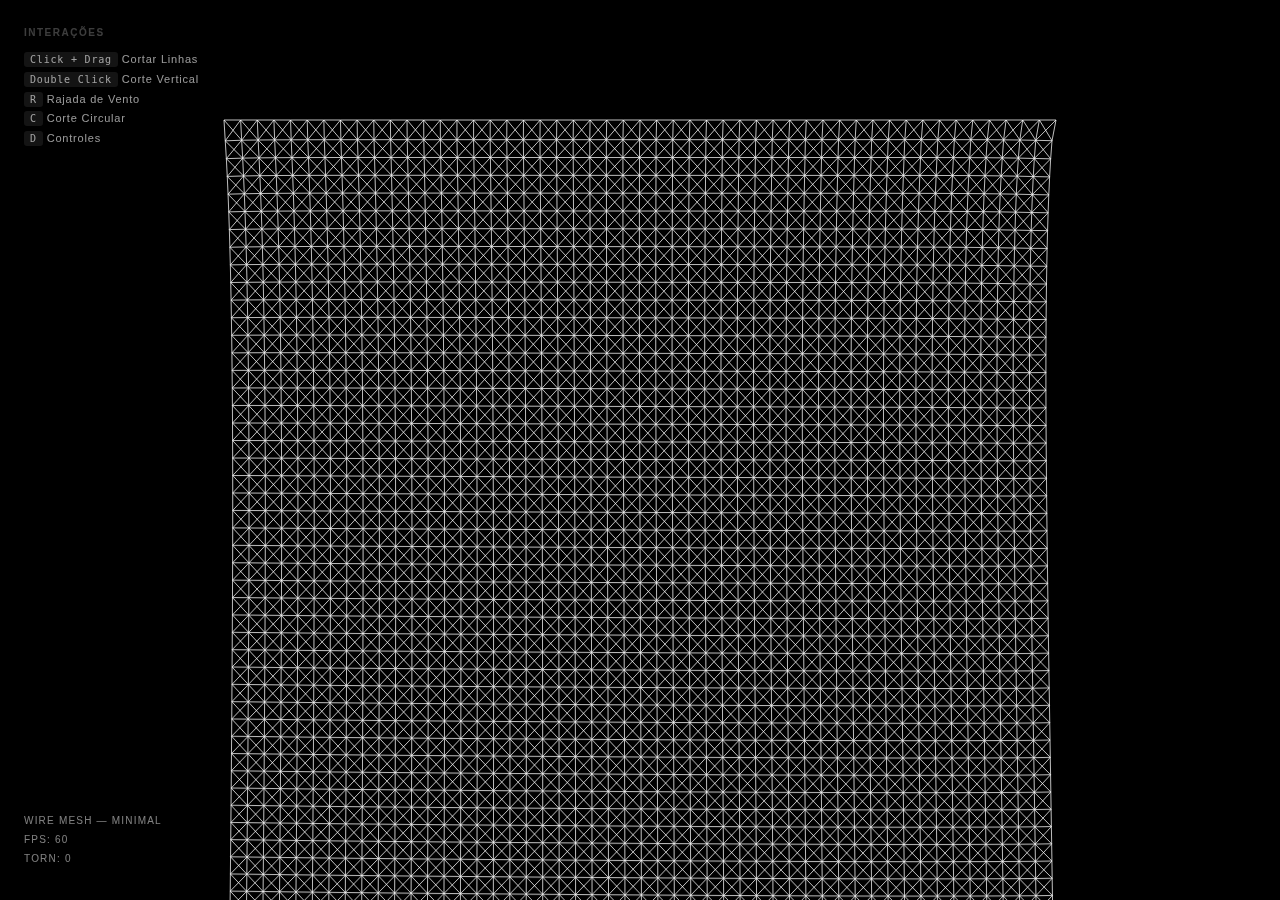
<file: tear_minimal.html>
<!doctype html>
<html lang="pt-BR">

<head>
    <meta charset="utf-8">
    <meta name="viewport" content="width=device-width, initial-scale=1.0, user-scalable=no">
    <title>Wire Mesh — Minimal</title>
    <style>
        * {
            margin: 0;
            padding: 0;
            box-sizing: border-box;
        }

        body {
            overflow: hidden;
            background: #000;
            font-family: 'Inter', -apple-system, BlinkMacSystemFont, sans-serif;
            touch-action: none;
        }

        canvas {
            display: block;
            cursor: crosshair;
        }

        #ui {
            position: absolute;
            left: 24px;
            bottom: 32px;
            color: rgba(255, 255, 255, 0.5);
            font-size: 10px;
            letter-spacing: 1.2px;
            text-transform: uppercase;
            line-height: 1.9;
            pointer-events: none;
            user-select: none;
        }

        #interactions {
            position: absolute;
            left: 24px;
            top: 24px;
            color: rgba(255, 255, 255, 0.6);
            font-size: 11px;
            letter-spacing: 0.8px;
            line-height: 1.8;
            pointer-events: none;
        }

        #interactions h4 {
            font-size: 10px;
            letter-spacing: 1.5px;
            opacity: 0.4;
            margin-bottom: 8px;
        }

        #interactions kbd {
            background: rgba(255, 255, 255, 0.08);
            padding: 2px 6px;
            border-radius: 3px;
            font-family: monospace;
            font-size: 10px;
        }

        #controls {
            position: absolute;
            top: 20px;
            right: 20px;
            background: rgba(0, 0, 0, 0.95);
            padding: 20px;
            border-radius: 8px;
            color: #fff;
            font-size: 11px;
            min-width: 280px;
            max-height: 85vh;
            overflow-y: auto;
            backdrop-filter: blur(15px);
            border: 1px solid rgba(255, 255, 255, 0.15);
            display: none;
        }

        #controls.visible {
            display: block;
        }

        #controls label {
            display: flex;
            justify-content: space-between;
            margin-bottom: 10px;
            align-items: center;
            font-size: 10px;
        }

        #controls input[type="range"] {
            width: 140px;
            margin-left: 10px;
        }

        #controls h3 {
            font-size: 11px;
            margin: 16px 0 8px 0;
            opacity: 0.7;
            text-transform: uppercase;
            letter-spacing: 1.2px;
            border-bottom: 1px solid rgba(255, 255, 255, 0.08);
            padding-bottom: 4px;
        }

        #controls button {
            width: 100%;
            padding: 10px;
            margin-top: 12px;
            background: rgba(255, 255, 255, 0.08);
            border: 1px solid rgba(255, 255, 255, 0.15);
            color: #fff;
            cursor: pointer;
            border-radius: 4px;
            font-size: 10px;
            text-transform: uppercase;
            letter-spacing: 1px;
            transition: all 0.2s;
        }

        #controls button:hover {
            background: rgba(255, 255, 255, 0.15);
        }
    </style>
</head>

<body>
    <canvas id="c"></canvas>

    <div id="ui">
        <div>Wire Mesh — Minimal</div>
        <div>FPS: <span id="fps">60</span></div>
        <div>Torn: <span id="torn">0</span></div>
    </div>

    <div id="interactions">
        <h4>INTERAÇÕES</h4>
        <div><kbd>Click + Drag</kbd> Cortar Linhas</div>
        <div><kbd>Double Click</kbd> Corte Vertical</div>
        <div><kbd>R</kbd> Rajada de Vento</div>
        <div><kbd>C</kbd> Corte Circular</div>
        <div><kbd>D</kbd> Controles</div>
    </div>

    <div id="controls">
        <h3>Physics</h3>
        <label>Iterations: <span id="val-iter">8</span><input type="range" id="iterations" min="4" max="16"
                value="8"></label>
        <label>Gravity: <span id="val-grav">0.2</span><input type="range" id="gravity" min="0.0" max="0.8" step="0.05"
                value="0.2"></label>
        <label>Friction: <span id="val-fric">0.98</span><input type="range" id="friction" min="0.9" max="0.99"
                step="0.01" value="0.98"></label>

        <h3>Material</h3>
        <label>Tear Threshold: <span id="val-tear">3.0</span><input type="range" id="tearThreshold" min="1.5" max="5.0"
                step="0.1" value="3.0"></label>
        <label>Stiffness: <span id="val-stiff">1.2</span><input type="range" id="stiffness" min="0.5" max="2.5"
                step="0.1" value="1.2"></label>
        <label>Mesh Density: <span id="val-density">50</span><input type="range" id="meshDensity" min="30" max="80"
                step="5" value="50"></label>

        <h3>Wind</h3>
        <label>Force: <span id="val-wind">0.08</span><input type="range" id="windForce" min="0" max="0.5" step="0.02"
                value="0.08"></label>
        <label>Turbulence: <span id="val-turb">0.15</span><input type="range" id="turbulence" min="0" max="0.4"
                step="0.05" value="0.15"></label>

        <h3>Visual</h3>
        <label>Line Width: <span id="val-width">0.8</span><input type="range" id="lineWidth" min="0.3" max="2.0"
                step="0.1" value="0.8"></label>
        <label>Line Opacity: <span id="val-opacity">0.9</span><input type="range" id="lineOpacity" min="0.3" max="1.0"
                step="0.05" value="0.9"></label>

        <button id="gustBtn">Rajada (R)</button>
        <button id="cutBtn">Corte Circular (C)</button>
        <button id="reset">Reset</button>
    </div>

    <script>
        // ===================================
        // CONFIG
        // ===================================
        const Config = {
            sim: {
                iterations: 8,
                gravity: 0.2,
                friction: 0.98,
            },
            material: {
                stiffness: 1.2,
                tearThreshold: 3.0,
                cols: 50,
                rows: 70,
                widthPc: 0.65,
            },
            wind: {
                force: 0.08,
                scale: 0.01,
                speed: 0.004,
                gustFreq: 0.6,
                turbulence: 0.15,
            },
            interactions: {
                grabRadius: 50,
                cutCircleRadius: 100,
            },
            render: {
                lineWidth: 0.8,
                lineOpacity: 0.9,
                lineColor: "#ffffff",
                bgColor: "#000000",
            }
        };

        // ===================================
        // UTILS
        // ===================================
        const Vec2 = {
            dist: (p1, p2) => Math.hypot(p1.x - p2.x, p1.y - p2.y),
        };

        // Simplex Noise (lightweight)
        const Simplex = (() => {
            const perm = new Uint8Array(512);
            for (let i = 0; i < 256; i++) perm[i] = perm[i + 256] = Math.floor(Math.random() * 256);
            const dot = (g, x, y) => g[0] * x + g[1] * y;
            const grad = [[1, 1], [-1, 1], [1, -1], [-1, -1], [1, 0], [-1, 0], [0, 1], [0, -1]];

            return {
                noise: (xin, yin) => {
                    const F2 = 0.366, G2 = 0.211;
                    const s = (xin + yin) * F2;
                    const i = Math.floor(xin + s), j = Math.floor(yin + s);
                    const t = (i + j) * G2;
                    const x0 = xin - (i - t), y0 = yin - (j - t);
                    const [i1, j1] = x0 > y0 ? [1, 0] : [0, 1];
                    const x1 = x0 - i1 + G2, y1 = y0 - j1 + G2;
                    const x2 = x0 - 1 + 2 * G2, y2 = y0 - 1 + 2 * G2;
                    const ii = i & 255, jj = j & 255;
                    const g0 = grad[perm[ii + perm[jj]] % 8];
                    const g1 = grad[perm[ii + i1 + perm[jj + j1]] % 8];
                    const g2 = grad[perm[ii + 1 + perm[jj + 1]] % 8];
                    let t0 = 0.5 - x0 * x0 - y0 * y0;
                    const n0 = t0 < 0 ? 0 : (t0 *= t0, t0 * t0 * dot(g0, x0, y0));
                    let t1 = 0.5 - x1 * x1 - y1 * y1;
                    const n1 = t1 < 0 ? 0 : (t1 *= t1, t1 * t1 * dot(g1, x1, y1));
                    let t2 = 0.5 - x2 * x2 - y2 * y2;
                    const n2 = t2 < 0 ? 0 : (t2 *= t2, t2 * t2 * dot(g2, x2, y2));
                    return 70 * (n0 + n1 + n2);
                }
            };
        })();

        // ===================================
        // PARTICLE & LINK
        // ===================================
        class Particle {
            constructor(x, y, pinned) {
                this.x = this.px = x;
                this.y = this.py = y;
                this.pinned = pinned;
            }

            update(g, friction, windX, windY) {
                if (this.pinned) return;
                const vx = (this.x - this.px) * friction;
                const vy = (this.y - this.py) * friction;
                this.px = this.x; this.py = this.y;
                this.x += vx + windX;
                this.y += vy + g + windY;
            }

            applyForce(fx, fy) {
                if (!this.pinned) {
                    this.x += fx;
                    this.y += fy;
                }
            }
        }

        class Link {
            constructor(p1, p2, stiffness) {
                this.p1 = p1;
                this.p2 = p2;
                this.dist = Vec2.dist(p1, p2);
                this.active = true;
                this.stiffness = stiffness;
            }

            solve() {
                if (!this.active) return { torn: false, stress: 0 };
                const dx = this.p1.x - this.p2.x;
                const dy = this.p1.y - this.p2.y;
                const d = Math.sqrt(dx * dx + dy * dy);
                const stress = d / this.dist;

                // PROGRESSIVE TEARING: apenas este link quebra quando excede threshold
                if (stress > Config.material.tearThreshold) {
                    this.active = false;
                    return { torn: true, stress };
                }

                // Constraint
                const diff = (this.dist - d) / d * this.stiffness * 0.5;
                const offX = dx * diff, offY = dy * diff;
                if (!this.p1.pinned) { this.p1.x += offX; this.p1.y += offY; }
                if (!this.p2.pinned) { this.p2.x -= offX; this.p2.y -= offY; }
                return { torn: false, stress };
            }
        }

        // ===================================
        // WORLD
        // ===================================
        class World {
            constructor() {
                this.particles = [];
                this.links = [];
                this.time = 0;
                this.grabbed = null;
                this.gustPulse = 0;
                this.tornCount = 0;
            }

            addParticle(p) { this.particles.push(p); }
            addLink(p1, p2, s) { this.links.push(new Link(p1, p2, s)); }

            getWindForce(x, y, time) {
                let n = 0;
                n += Simplex.noise(x * 0.008, y * 0.008 + time) * 1.0;
                n += Simplex.noise(x * 0.025, y * 0.025 + time * 1.3) * 0.4;
                n += Simplex.noise(x * 0.06, y * 0.06 + time * 1.8) * Config.wind.turbulence;

                const gustPhase = Math.sin(time * Config.wind.gustFreq) + Math.sin(time * 1.9) * 0.4 + this.gustPulse;
                const gust = Math.max(0, gustPhase);
                const strength = Config.wind.force * (0.4 + gust * 0.6);

                return { x: n * strength, y: Math.abs(n) * strength * 0.2 };
            }

            update(mouse, dt) {
                this.time += Config.wind.speed * 60 * dt;
                this.gustPulse *= 0.96;

                // Physics
                for (const p of this.particles) {
                    if (p.pinned) continue;
                    const wind = this.getWindForce(p.x, p.y, this.time);
                    p.update(Config.sim.gravity, Config.sim.friction, wind.x, wind.y);
                }

                // Grab interaction WITH TENSION
                if (mouse.down && this.grabbed) {
                    const dx = mouse.x - this.grabbed.x;
                    const dy = mouse.y - this.grabbed.y;
                    // Aplicar força gradualmente (não teleportar)
                    this.grabbed.applyForce(dx * 0.15, dy * 0.15);
                }

                // Constraints & PROGRESSIVE TEARING
                let tornThisFrame = 0;
                for (let iter = 0; iter < Config.sim.iterations; iter++) {
                    for (const link of this.links) {
                        const result = link.solve();
                        // Cada link quebra INDIVIDUALMENTE quando atinge seu limite
                        if (result.torn && iter === 0) {
                            tornThisFrame++;
                        }
                    }
                }

                if (tornThisFrame > 0) {
                    this.tornCount += tornThisFrame;
                }
            }

            triggerGust() {
                this.gustPulse = 2.0;
            }

            cutCircle(cx, cy) {
                for (const link of this.links) {
                    if (!link.active) continue;
                    const mx = (link.p1.x + link.p2.x) * 0.5;
                    const my = (link.p1.y + link.p2.y) * 0.5;
                    const dist = Math.hypot(mx - cx, my - cy);
                    if (dist < Config.interactions.cutCircleRadius && dist > Config.interactions.cutCircleRadius - 15) {
                        link.active = false;
                        this.tornCount++;
                    }
                }
            }

            cutVertical(x) {
                for (const link of this.links) {
                    if (!link.active) continue;
                    const mx = (link.p1.x + link.p2.x) * 0.5;
                    if (Math.abs(mx - x) < 12) {
                        link.active = false;
                        this.tornCount++;
                    }
                }
            }
        }

        // ===================================
        // RENDERER (WIREFRAME ONLY - ULTRA FAST)
        // ===================================
        class Renderer {
            constructor(canvas) {
                this.canvas = canvas;
                this.ctx = canvas.getContext('2d', { alpha: false });
            }

            clear() {
                this.ctx.fillStyle = Config.render.bgColor;
                this.ctx.fillRect(0, 0, this.canvas.width, this.canvas.height);
            }

            draw(world) {
                this.ctx.strokeStyle = Config.render.lineColor;
                this.ctx.globalAlpha = Config.render.lineOpacity;
                this.ctx.lineWidth = Config.render.lineWidth;

                // DRAW ONLY ACTIVE LINKS (WIREFRAME)
                this.ctx.beginPath();
                for (const link of world.links) {
                    if (!link.active) continue;
                    this.ctx.moveTo(link.p1.x, link.p1.y);
                    this.ctx.lineTo(link.p2.x, link.p2.y);
                }
                this.ctx.stroke();

                // Grab indicator
                if (world.grabbed) {
                    this.ctx.strokeStyle = "rgba(255,100,100,0.6)";
                    this.ctx.globalAlpha = 1.0;
                    this.ctx.lineWidth = 1.5;
                    this.ctx.beginPath();
                    this.ctx.arc(world.grabbed.x, world.grabbed.y, Config.interactions.grabRadius * 0.4, 0, Math.PI * 2);
                    this.ctx.stroke();
                }
            }
        }

        // ===================================
        // INIT
        // ===================================
        const canvas = document.getElementById('c');
        const world = new World();
        const renderer = new Renderer(canvas);
        const mouse = { x: window.innerWidth / 2, y: window.innerHeight / 2, down: false };
        let frameCount = 0, lastFpsUpdate = 0;

        function buildMesh() {
            const w = window.innerWidth * Config.material.widthPc;
            const h = w * 1.4;
            const sx = (window.innerWidth - w) / 2;
            const sy = 120;
            const dx = w / Config.material.cols;
            const dy = h / Config.material.rows;

            world.particles = [];
            world.links = [];
            world.tornCount = 0;
            const grid = [];

            // Create particles
            for (let y = 0; y <= Config.material.rows; y++) {
                const row = [];
                for (let x = 0; x <= Config.material.cols; x++) {
                    const p = new Particle(sx + x * dx, sy + y * dy, y === 0);
                    world.addParticle(p);
                    row.push(p);
                }
                grid.push(row);
            }

            // Create links (grid pattern)
            for (let y = 0; y < Config.material.rows; y++) {
                for (let x = 0; x < Config.material.cols; x++) {
                    const [p1, p2, p3, p4] = [grid[y][x], grid[y][x + 1], grid[y + 1][x], grid[y + 1][x + 1]];

                    // Horizontal and vertical (structural)
                    world.addLink(p1, p2, Config.material.stiffness);
                    world.addLink(p1, p3, Config.material.stiffness);

                    // Diagonals (shear - weaker)
                    world.addLink(p1, p4, Config.material.stiffness * 0.5);
                    world.addLink(p2, p3, Config.material.stiffness * 0.5);

                    // Edge cases
                    if (x === Config.material.cols - 1) world.addLink(p2, p4, Config.material.stiffness);
                    if (y === Config.material.rows - 1) world.addLink(p3, p4, Config.material.stiffness);
                }
            }
        }

        function init() {
            canvas.width = window.innerWidth;
            canvas.height = window.innerHeight;
            buildMesh();
            loop(performance.now());
        }

        let lastTime = performance.now();
        function loop(time) {
            const dt = Math.min((time - lastTime) / 1000, 0.033);
            lastTime = time;

            world.update(mouse, dt);
            renderer.clear();
            renderer.draw(world);

            // FPS counter
            frameCount++;
            if (time - lastFpsUpdate > 500) {
                const fps = Math.round(frameCount * 1000 / (time - lastFpsUpdate));
                document.getElementById('fps').textContent = fps;
                document.getElementById('torn').textContent = world.tornCount;
                frameCount = 0;
                lastFpsUpdate = time;
            }

            requestAnimationFrame(loop);
        }

        // ===================================
        // INPUT
        // ===================================
        window.addEventListener("pointerdown", e => {
            mouse.x = e.clientX; mouse.y = e.clientY; mouse.down = true;
            let minD = 100000, target = null;
            const grabR = Config.interactions.grabRadius;
            for (const p of world.particles) {
                const d = (p.x - mouse.x) ** 2 + (p.y - mouse.y) ** 2;
                if (d < grabR * grabR && d < minD) { minD = d; target = p; }
            }
            if (target) world.grabbed = target;
        });

        window.addEventListener("pointermove", e => {
            mouse.x = e.clientX; mouse.y = e.clientY;
        });

        window.addEventListener("pointerup", () => {
            mouse.down = false;
            world.grabbed = null;
        });

        window.addEventListener("dblclick", e => {
            world.cutVertical(e.clientX);
        });

        window.addEventListener("resize", () => {
            canvas.width = window.innerWidth;
            canvas.height = window.innerHeight;
        });

        window.addEventListener("keydown", e => {
            if (e.key === 'd' || e.key === 'D') {
                document.getElementById('controls').classList.toggle('visible');
            }
            if (e.key === 'r' || e.key === 'R') world.triggerGust();
            if (e.key === 'c' || e.key === 'C') world.cutCircle(mouse.x, mouse.y);
        });

        // ===================================
        // UI CONTROLS
        // ===================================
        const controls = [
            { id: 'iterations', path: 'sim.iterations', parse: parseInt, display: 'val-iter' },
            { id: 'gravity', path: 'sim.gravity', parse: parseFloat, display: 'val-grav' },
            { id: 'friction', path: 'sim.friction', parse: parseFloat, display: 'val-fric' },
            { id: 'tearThreshold', path: 'material.tearThreshold', parse: parseFloat, display: 'val-tear' },
            { id: 'stiffness', path: 'material.stiffness', parse: parseFloat, display: 'val-stiff' },
            { id: 'windForce', path: 'wind.force', parse: parseFloat, display: 'val-wind' },
            { id: 'turbulence', path: 'wind.turbulence', parse: parseFloat, display: 'val-turb' },
            { id: 'lineWidth', path: 'render.lineWidth', parse: parseFloat, display: 'val-width' },
            { id: 'lineOpacity', path: 'render.lineOpacity', parse: parseFloat, display: 'val-opacity' }
        ];

        controls.forEach(c => {
            const input = document.getElementById(c.id);
            const display = document.getElementById(c.display);
            input.addEventListener('input', e => {
                const val = c.parse(e.target.value);
                const keys = c.path.split('.');
                let obj = Config;
                for (let i = 0; i < keys.length - 1; i++) obj = obj[keys[i]];
                obj[keys[keys.length - 1]] = val;
                display.textContent = val;

                if (c.id === 'stiffness') {
                    world.links.forEach(link => {
                        link.stiffness = link.stiffness > 1 ? val : val * 0.5;
                    });
                }
            });
        });

        document.getElementById('meshDensity').addEventListener('input', e => {
            const val = parseInt(e.target.value);
            document.getElementById('val-density').textContent = val;
            Config.material.cols = val;
            Config.material.rows = Math.floor(val * 1.4);
            buildMesh();
        });

        document.getElementById('gustBtn').addEventListener('click', () => world.triggerGust());
        document.getElementById('cutBtn').addEventListener('click', () => world.cutCircle(mouse.x, mouse.y));
        document.getElementById('reset').addEventListener('click', () => buildMesh());

        // START
        init();
    </script>
</body>

</html>
</file>
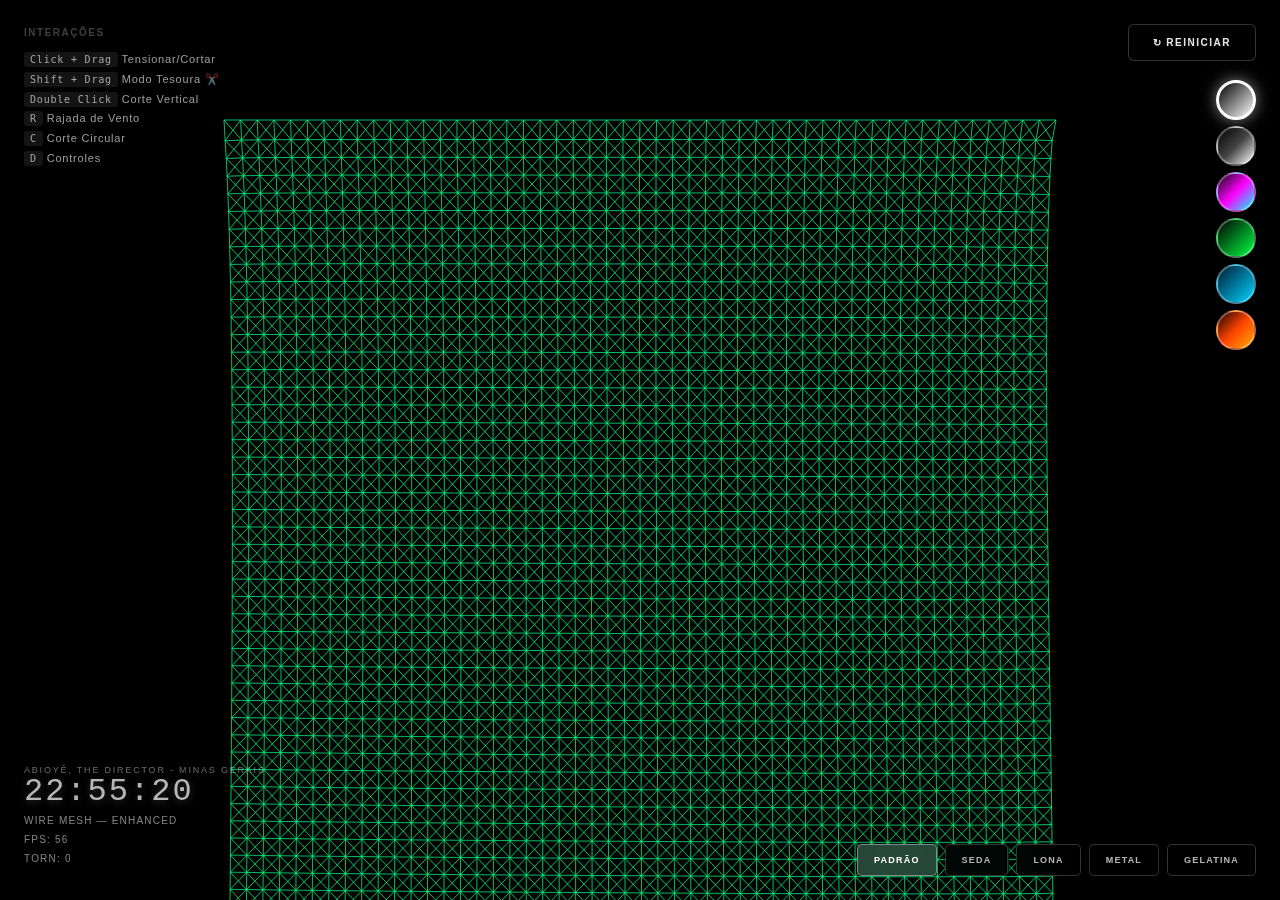
<file: tear_minimal_enhanced.html>
<!doctype html>
<html lang="pt-BR">

<head>
    <meta charset="utf-8">
    <meta name="viewport" content="width=device-width, initial-scale=1.0, user-scalable=no">
    <title>Wire Mesh — Enhanced</title>
    <style>
        * {
            margin: 0;
            padding: 0;
            box-sizing: border-box;
        }

        body {
            overflow: hidden;
            background: #000;
            font-family: 'Inter', -apple-system, BlinkMacSystemFont, sans-serif;
            touch-action: none;
        }

        canvas {
            display: block;
            cursor: crosshair;
        }

        body.scissor-mode canvas {
            cursor: url('data:image/svg+xml;utf8,<svg xmlns="http://www.w3.org/2000/svg" width="24" height="24" viewBox="0 0 24 24"><text y="20" font-size="20">✂️</text></svg>') 12 12, crosshair;
        }

        #ui {
            position: absolute;
            left: 24px;
            bottom: 32px;
            color: rgba(255, 255, 255, 0.5);
            font-size: 10px;
            letter-spacing: 1.2px;
            text-transform: uppercase;
            line-height: 1.9;
            pointer-events: none;
            user-select: none;
        }

        #interactions {
            position: absolute;
            left: 24px;
            top: 24px;
            color: rgba(255, 255, 255, 0.6);
            font-size: 11px;
            letter-spacing: 0.8px;
            line-height: 1.8;
            pointer-events: none;
        }

        #interactions h4 {
            font-size: 10px;
            letter-spacing: 1.5px;
            opacity: 0.4;
            margin-bottom: 8px;
        }

        #interactions kbd {
            background: rgba(255, 255, 255, 0.08);
            padding: 2px 6px;
            border-radius: 3px;
            font-family: monospace;
            font-size: 10px;
        }

        #controls {
            position: absolute;
            top: 20px;
            right: 20px;
            background: rgba(0, 0, 0, 0.95);
            padding: 20px;
            border-radius: 8px;
            color: #fff;
            font-size: 11px;
            min-width: 280px;
            max-height: 85vh;
            overflow-y: auto;
            backdrop-filter: blur(15px);
            border: 1px solid rgba(255, 255, 255, 0.15);
            display: none;
        }

        #controls.visible {
            display: block;
        }

        #controls label {
            display: flex;
            justify-content: space-between;
            margin-bottom: 10px;
            align-items: center;
            font-size: 10px;
        }

        #controls input[type="range"] {
            width: 140px;
            margin-left: 10px;
        }

        #controls h3 {
            font-size: 11px;
            margin: 16px 0 8px 0;
            opacity: 0.7;
            text-transform: uppercase;
            letter-spacing: 1.2px;
            border-bottom: 1px solid rgba(255, 255, 255, 0.08);
            padding-bottom: 4px;
        }

        #controls button {
            width: 100%;
            padding: 10px;
            margin-top: 12px;
            background: rgba(255, 255, 255, 0.08);
            border: 1px solid rgba(255, 255, 255, 0.15);
            color: #fff;
            cursor: pointer;
            border-radius: 4px;
            font-size: 10px;
            text-transform: uppercase;
            letter-spacing: 1px;
            transition: all 0.2s;
        }

        #controls button:hover {
            background: rgba(255, 255, 255, 0.15);
        }

        #restartBtn {
            position: absolute;
            top: 24px;
            right: 24px;
            background: rgba(0, 0, 0, 0.85);
            backdrop-filter: blur(15px);
            border: 1px solid rgba(255, 255, 255, 0.2);
            color: rgba(255, 255, 255, 0.9);
            padding: 12px 24px;
            border-radius: 6px;
            cursor: pointer;
            font-size: 10px;
            text-transform: uppercase;
            letter-spacing: 1.5px;
            transition: all 0.3s ease;
            pointer-events: all;
            font-weight: 600;
        }

        #restartBtn:hover {
            background: rgba(255, 255, 255, 0.12);
            border-color: rgba(255, 255, 255, 0.35);
            transform: translateY(-2px);
            box-shadow: 0 4px 12px rgba(255, 255, 255, 0.15);
        }

        #restartBtn:active {
            transform: translateY(0);
        }

        #clock {
            position: absolute;
            left: 24px;
            bottom: 90px;
            color: rgba(255, 255, 255, 0.7);
            font-size: 32px;
            font-weight: 300;
            letter-spacing: 2px;
            font-family: 'Courier New', monospace;
            text-shadow: 0 2px 8px rgba(255, 255, 255, 0.2);
            pointer-events: none;
            user-select: none;
        }

        #clock-label {
            position: absolute;
            left: 24px;
            bottom: 125px;
            color: rgba(255, 255, 255, 0.4);
            font-size: 9px;
            letter-spacing: 1.8px;
            text-transform: uppercase;
            pointer-events: none;
            user-select: none;
        }

        /* Material Presets */
        #presets {
            position: absolute;
            bottom: 24px;
            right: 24px;
            display: flex;
            gap: 8px;
            pointer-events: all;
        }

        .preset-btn {
            background: rgba(0, 0, 0, 0.85);
            backdrop-filter: blur(15px);
            border: 1px solid rgba(255, 255, 255, 0.2);
            color: rgba(255, 255, 255, 0.7);
            padding: 10px 16px;
            border-radius: 5px;
            cursor: pointer;
            font-size: 9px;
            text-transform: uppercase;
            letter-spacing: 1.2px;
            transition: all 0.3s ease;
            font-weight: 600;
        }

        .preset-btn:hover {
            background: rgba(255, 255, 255, 0.12);
            border-color: rgba(255, 255, 255, 0.35);
            color: rgba(255, 255, 255, 0.95);
        }

        .preset-btn.active {
            background: rgba(255, 255, 255, 0.15);
            border-color: rgba(255, 255, 255, 0.4);
            color: #fff;
        }

        /* Theme Selector */
        #themes {
            position: absolute;
            top: 80px;
            right: 24px;
            display: flex;
            flex-direction: column;
            gap: 6px;
            pointer-events: all;
        }

        .theme-btn {
            width: 40px;
            height: 40px;
            border-radius: 50%;
            border: 2px solid rgba(255, 255, 255, 0.3);
            cursor: pointer;
            transition: all 0.3s ease;
            position: relative;
        }

        .theme-btn:hover {
            transform: scale(1.15);
            border-color: rgba(255, 255, 255, 0.6);
        }

        .theme-btn.active {
            border-width: 3px;
            border-color: #fff;
            box-shadow: 0 0 15px rgba(255, 255, 255, 0.5);
        }

        #theme-classic {
            background: linear-gradient(135deg, #000 0%, #fff 100%);
        }

        #theme-blackwhite {
            background: linear-gradient(135deg, #000 0%, #444 50%, #fff 100%);
        }

        #theme-neon {
            background: linear-gradient(135deg, #0a0a0a 0%, #ff00ff 50%, #00ffff 100%);
        }

        #theme-matrix {
            background: linear-gradient(135deg, #000 0%, #00ff41 100%);
        }

        #theme-ocean {
            background: linear-gradient(135deg, #001a33 0%, #00d4ff 100%);
        }

        #theme-fire {
            background: linear-gradient(135deg, #1a0000 0%, #ff4400 50%, #ffaa00 100%);
        }
    </style>
</head>

<body>
    <canvas id="c"></canvas>

    <button id="restartBtn">↻ Reiniciar</button>

    <div id="clock-label">Abioyê, The director - Minas Gerais</div>
    <div id="clock">00:00:00</div>

    <div id="ui">
        <div>Wire Mesh — Enhanced</div>
        <div>FPS: <span id="fps">60</span></div>
        <div>Torn: <span id="torn">0</span></div>
    </div>

    <div id="interactions">
        <h4>INTERAÇÕES</h4>
        <div><kbd>Click + Drag</kbd> Tensionar/Cortar</div>
        <div><kbd>Shift + Drag</kbd> Modo Tesoura ✂️</div>
        <div><kbd>Double Click</kbd> Corte Vertical</div>
        <div><kbd>R</kbd> Rajada de Vento</div>
        <div><kbd>C</kbd> Corte Circular</div>
        <div><kbd>D</kbd> Controles</div>
    </div>

    <div id="themes">
        <div class="theme-btn active" id="theme-classic" data-theme="classic" title="Clássico"></div>
        <div class="theme-btn" id="theme-blackwhite" data-theme="blackwhite" title="B&W"></div>
        <div class="theme-btn" id="theme-neon" data-theme="neon" title="Neon"></div>
        <div class="theme-btn" id="theme-matrix" data-theme="matrix" title="Matrix"></div>
        <div class="theme-btn" id="theme-ocean" data-theme="ocean" title="Ocean"></div>
        <div class="theme-btn" id="theme-fire" data-theme="fire" title="Fire"></div>
    </div>

    <div id="presets">
        <button class="preset-btn active" data-preset="default">Padrão</button>
        <button class="preset-btn" data-preset="silk">Seda</button>
        <button class="preset-btn" data-preset="canvas">Lona</button>
        <button class="preset-btn" data-preset="metal">Metal</button>
        <button class="preset-btn" data-preset="jelly">Gelatina</button>
    </div>

    <div id="controls">
        <h3>Physics</h3>
        <label>Iterations: <span id="val-iter">8</span><input type="range" id="iterations" min="4" max="16"
                value="8"></label>
        <label>Gravity: <span id="val-grav">0.2</span><input type="range" id="gravity" min="0.0" max="0.8" step="0.05"
                value="0.2"></label>
        <label>Friction: <span id="val-fric">0.98</span><input type="range" id="friction" min="0.9" max="0.99"
                step="0.01" value="0.98"></label>

        <h3>Material</h3>
        <label>Tear Threshold: <span id="val-tear">3.0</span><input type="range" id="tearThreshold" min="1.5" max="5.0"
                step="0.1" value="3.0"></label>
        <label>Stiffness: <span id="val-stiff">1.2</span><input type="range" id="stiffness" min="0.5" max="2.5"
                step="0.1" value="1.2"></label>
        <label>Mesh Density: <span id="val-density">50</span><input type="range" id="meshDensity" min="30" max="80"
                step="5" value="50"></label>

        <h3>Wind</h3>
        <label>Force: <span id="val-wind">0.08</span><input type="range" id="windForce" min="0" max="0.5" step="0.02"
                value="0.08"></label>
        <label>Turbulence: <span id="val-turb">0.15</span><input type="range" id="turbulence" min="0" max="0.4"
                step="0.05" value="0.15"></label>

        <h3>Visual</h3>
        <label>Line Width: <span id="val-width">0.8</span><input type="range" id="lineWidth" min="0.3" max="2.0"
                step="0.1" value="0.8"></label>
        <label>Line Opacity: <span id="val-opacity">0.9</span><input type="range" id="lineOpacity" min="0.3" max="1.0"
                step="0.05" value="0.9"></label>
        <label>Tension Colors: <span id="val-tension">On</span><input type="checkbox" id="tensionColors"
                checked></label>
        <label>Particles: <span id="val-particles">On</span><input type="checkbox" id="particlesEnabled"
                checked></label>

        <button id="gustBtn">Rajada (R)</button>
        <button id="cutBtn">Corte Circular (C)</button>
        <button id="reset">Reset</button>
    </div>

    <script>
        // ===================================
        // CONFIG
        // ===================================
        const Config = {
            sim: {
                iterations: 8,
                gravity: 0.2,
                friction: 0.98,
            },
            material: {
                stiffness: 1.2,
                tearThreshold: 3.0,
                cols: 50,
                rows: 70,
                widthPc: 0.65,
            },
            wind: {
                force: 0.08,
                scale: 0.01,
                speed: 0.004,
                gustFreq: 0.6,
                turbulence: 0.15,
            },
            interactions: {
                grabRadius: 50,
                cutCircleRadius: 100,
                scissorCutRadius: 20,
            },
            render: {
                lineWidth: 0.8,
                lineOpacity: 0.9,
                lineColor: "#ffffff",
                bgColor: "#000000",
                tensionColors: true,
                particlesEnabled: true,
            },
            theme: {
                current: 'classic',
                colors: {
                    classic: { bg: '#000000', line: '#ffffff', low: '#00ff88', mid: '#ffaa00', high: '#ff3344' },
                    blackwhite: { bg: '#000000', line: '#ffffff', low: '#ffffff', mid: '#cccccc', high: '#888888' },
                    neon: { bg: '#0a0a0a', line: '#00ffff', low: '#00ffff', mid: '#ff00ff', high: '#ff0088' },
                    matrix: { bg: '#000000', line: '#00ff41', low: '#00ff41', mid: '#88ff44', high: '#ffff00' },
                    ocean: { bg: '#001a33', line: '#00d4ff', low: '#00d4ff', mid: '#0088ff', high: '#ff6600' },
                    fire: { bg: '#1a0000', line: '#ffaa00', low: '#ffaa00', mid: '#ff4400', high: '#ff0000' }
                }
            }
        };

        // Material Presets
        const PRESETS = {
            default: { stiffness: 1.2, tearThreshold: 3.0, friction: 0.98, gravity: 0.2, iterations: 8 },
            silk: { stiffness: 0.6, tearThreshold: 2.0, friction: 0.99, gravity: 0.15, iterations: 8 },
            canvas: { stiffness: 1.4, tearThreshold: 4.2, friction: 0.98, gravity: 0.22, iterations: 10 },
            metal: { stiffness: 1.6, tearThreshold: 4.8, friction: 0.97, gravity: 0.25, iterations: 12 },
            jelly: { stiffness: 0.3, tearThreshold: 1.5, friction: 0.95, gravity: 0.1, iterations: 6 }
        };

        // ===================================
        // UTILS
        // ===================================
        const Vec2 = {
            dist: (p1, p2) => Math.hypot(p1.x - p2.x, p1.y - p2.y),
        };

        // Simplex Noise (lightweight)
        const Simplex = (() => {
            const perm = new Uint8Array(512);
            for (let i = 0; i < 256; i++) perm[i] = perm[i + 256] = Math.floor(Math.random() * 256);
            const dot = (g, x, y) => g[0] * x + g[1] * y;
            const grad = [[1, 1], [-1, 1], [1, -1], [-1, -1], [1, 0], [-1, 0], [0, 1], [0, -1]];

            return {
                noise: (xin, yin) => {
                    const F2 = 0.366, G2 = 0.211;
                    const s = (xin + yin) * F2;
                    const i = Math.floor(xin + s), j = Math.floor(yin + s);
                    const t = (i + j) * G2;
                    const x0 = xin - (i - t), y0 = yin - (j - t);
                    const [i1, j1] = x0 > y0 ? [1, 0] : [0, 1];
                    const x1 = x0 - i1 + G2, y1 = y0 - j1 + G2;
                    const x2 = x0 - 1 + 2 * G2, y2 = y0 - 1 + 2 * G2;
                    const ii = i & 255, jj = j & 255;
                    const g0 = grad[perm[ii + perm[jj]] % 8];
                    const g1 = grad[perm[ii + i1 + perm[jj + j1]] % 8];
                    const g2 = grad[perm[ii + 1 + perm[jj + 1]] % 8];
                    let t0 = 0.5 - x0 * x0 - y0 * y0;
                    const n0 = t0 < 0 ? 0 : (t0 *= t0, t0 * t0 * dot(g0, x0, y0));
                    let t1 = 0.5 - x1 * x1 - y1 * y1;
                    const n1 = t1 < 0 ? 0 : (t1 *= t1, t1 * t1 * dot(g1, x1, y1));
                    let t2 = 0.5 - x2 * x2 - y2 * y2;
                    const n2 = t2 < 0 ? 0 : (t2 *= t2, t2 * t2 * dot(g2, x2, y2));
                    return 70 * (n0 + n1 + n2);
                }
            };
        })();

        // ===================================
        // PARTICLE SYSTEM (for tear effects)
        // ===================================
        class TearParticle {
            constructor(x, y) {
                this.x = x;
                this.y = y;
                this.vx = (Math.random() - 0.5) * 4;
                this.vy = (Math.random() - 0.5) * 4;
                this.life = 1.0;
                this.maxLife = 0.8 + Math.random() * 0.4;
                this.size = 1 + Math.random() * 2;
            }

            update(dt) {
                this.x += this.vx;
                this.y += this.vy;
                this.vy += 0.2; // gravity
                this.vx *= 0.98;
                this.vy *= 0.98;
                this.life -= dt * 2;
                return this.life > 0;
            }

            draw(ctx, theme) {
                const alpha = Math.max(0, this.life / this.maxLife);
                ctx.fillStyle = theme.high.replace(')', `, ${alpha})`).replace('rgb', 'rgba');
                ctx.fillRect(this.x - this.size / 2, this.y - this.size / 2, this.size, this.size);
            }
        }

        // ===================================
        // PARTICLE & LINK
        // ===================================
        class Particle {
            constructor(x, y, pinned) {
                this.x = this.px = x;
                this.y = this.py = y;
                this.pinned = pinned;
            }

            update(g, friction, windX, windY) {
                if (this.pinned) return;
                const vx = (this.x - this.px) * friction;
                const vy = (this.y - this.py) * friction;
                this.px = this.x; this.py = this.y;
                this.x += vx + windX;
                this.y += vy + g + windY;
            }

            applyForce(fx, fy) {
                if (!this.pinned) {
                    this.x += fx;
                    this.y += fy;
                }
            }
        }

        class Link {
            constructor(p1, p2, stiffness) {
                this.p1 = p1;
                this.p2 = p2;
                this.dist = Vec2.dist(p1, p2);
                this.active = true;
                this.stiffness = stiffness;
                this.stress = 0;
            }

            solve() {
                if (!this.active) return { torn: false, stress: 0 };
                const dx = this.p1.x - this.p2.x;
                const dy = this.p1.y - this.p2.y;
                const d = Math.sqrt(dx * dx + dy * dy);
                this.stress = d / this.dist;

                // PROGRESSIVE TEARING
                if (this.stress > Config.material.tearThreshold) {
                    this.active = false;
                    return { torn: true, stress: this.stress, x: (this.p1.x + this.p2.x) / 2, y: (this.p1.y + this.p2.y) / 2 };
                }

                // Constraint
                const diff = (this.dist - d) / d * this.stiffness * 0.5;
                const offX = dx * diff, offY = dy * diff;
                if (!this.p1.pinned) { this.p1.x += offX; this.p1.y += offY; }
                if (!this.p2.pinned) { this.p2.x -= offX; this.p2.y -= offY; }
                return { torn: false, stress: this.stress };
            }
        }

        // ===================================
        // WORLD
        // ===================================
        class World {
            constructor() {
                this.particles = [];
                this.links = [];
                this.tearParticles = [];
                this.time = 0;
                this.grabbed = null;
                this.gustPulse = 0;
                this.tornCount = 0;
                this.scissorMode = false;
                this.lastScissorPos = null;
            }

            addParticle(p) { this.particles.push(p); }
            addLink(p1, p2, s) { this.links.push(new Link(p1, p2, s)); }

            getWindForce(x, y, time) {
                let n = 0;
                n += Simplex.noise(x * 0.008, y * 0.008 + time) * 1.0;
                n += Simplex.noise(x * 0.025, y * 0.025 + time * 1.3) * 0.4;
                n += Simplex.noise(x * 0.06, y * 0.06 + time * 1.8) * Config.wind.turbulence;

                const gustPhase = Math.sin(time * Config.wind.gustFreq) + Math.sin(time * 1.9) * 0.4 + this.gustPulse;
                const gust = Math.max(0, gustPhase);
                const strength = Config.wind.force * (0.4 + gust * 0.6);

                return { x: n * strength, y: Math.abs(n) * strength * 0.2 };
            }

            update(mouse, dt) {
                this.time += Config.wind.speed * 60 * dt;
                this.gustPulse *= 0.96;

                // Physics
                for (const p of this.particles) {
                    if (p.pinned) continue;
                    const wind = this.getWindForce(p.x, p.y, this.time);
                    p.update(Config.sim.gravity, Config.sim.friction, wind.x, wind.y);
                }

                // Grab interaction WITH TENSION
                if (mouse.down && this.grabbed && !this.scissorMode) {
                    const dx = mouse.x - this.grabbed.x;
                    const dy = mouse.y - this.grabbed.y;
                    this.grabbed.applyForce(dx * 0.15, dy * 0.15);
                }

                // Scissor mode cutting
                if (this.scissorMode && mouse.down) {
                    if (this.lastScissorPos) {
                        this.scissorCut(this.lastScissorPos.x, this.lastScissorPos.y, mouse.x, mouse.y);
                    }
                    this.lastScissorPos = { x: mouse.x, y: mouse.y };
                } else {
                    this.lastScissorPos = null;
                }

                // Constraints & PROGRESSIVE TEARING
                let tornThisFrame = 0;
                for (let iter = 0; iter < Config.sim.iterations; iter++) {
                    for (const link of this.links) {
                        const result = link.solve();
                        if (result.torn && iter === 0) {
                            tornThisFrame++;
                            // Create particles at tear point
                            if (Config.render.particlesEnabled) {
                                for (let i = 0; i < 5; i++) {
                                    this.tearParticles.push(new TearParticle(result.x, result.y));
                                }
                            }
                        }
                    }
                }

                if (tornThisFrame > 0) {
                    this.tornCount += tornThisFrame;
                }

                // Update tear particles
                this.tearParticles = this.tearParticles.filter(p => p.update(dt));
            }

            triggerGust() {
                this.gustPulse = 2.0;
            }

            cutCircle(cx, cy) {
                for (const link of this.links) {
                    if (!link.active) continue;
                    const mx = (link.p1.x + link.p2.x) * 0.5;
                    const my = (link.p1.y + link.p2.y) * 0.5;
                    const dist = Math.hypot(mx - cx, my - cy);
                    if (dist < Config.interactions.cutCircleRadius && dist > Config.interactions.cutCircleRadius - 15) {
                        link.active = false;
                        this.tornCount++;
                        if (Config.render.particlesEnabled) {
                            for (let i = 0; i < 3; i++) {
                                this.tearParticles.push(new TearParticle(mx, my));
                            }
                        }
                    }
                }
            }

            cutVertical(x) {
                for (const link of this.links) {
                    if (!link.active) continue;
                    const mx = (link.p1.x + link.p2.x) * 0.5;
                    const my = (link.p1.y + link.p2.y) * 0.5;
                    if (Math.abs(mx - x) < 12) {
                        link.active = false;
                        this.tornCount++;
                        if (Config.render.particlesEnabled) {
                            for (let i = 0; i < 3; i++) {
                                this.tearParticles.push(new TearParticle(mx, my));
                            }
                        }
                    }
                }
            }

            scissorCut(x1, y1, x2, y2) {
                const cutRadius = Config.interactions.scissorCutRadius;
                for (const link of this.links) {
                    if (!link.active) continue;
                    const mx = (link.p1.x + link.p2.x) * 0.5;
                    const my = (link.p1.y + link.p2.y) * 0.5;

                    // Distance from point to line segment
                    const dist = this.pointToLineDistance(mx, my, x1, y1, x2, y2);
                    if (dist < cutRadius) {
                        link.active = false;
                        this.tornCount++;
                        if (Config.render.particlesEnabled) {
                            for (let i = 0; i < 2; i++) {
                                this.tearParticles.push(new TearParticle(mx, my));
                            }
                        }
                    }
                }
            }

            pointToLineDistance(px, py, x1, y1, x2, y2) {
                const A = px - x1;
                const B = py - y1;
                const C = x2 - x1;
                const D = y2 - y1;
                const dot = A * C + B * D;
                const lenSq = C * C + D * D;
                let param = -1;
                if (lenSq != 0) param = dot / lenSq;
                let xx, yy;
                if (param < 0) { xx = x1; yy = y1; }
                else if (param > 1) { xx = x2; yy = y2; }
                else { xx = x1 + param * C; yy = y1 + param * D; }
                const dx = px - xx;
                const dy = py - yy;
                return Math.sqrt(dx * dx + dy * dy);
            }
        }

        // ===================================
        // RENDERER
        // ===================================
        class Renderer {
            constructor(canvas) {
                this.canvas = canvas;
                this.ctx = canvas.getContext('2d', { alpha: false });
            }

            clear() {
                const theme = Config.theme.colors[Config.theme.current];
                this.ctx.fillStyle = theme.bg;
                this.ctx.fillRect(0, 0, this.canvas.width, this.canvas.height);
            }

            getStressColor(stress, theme) {
                if (!Config.render.tensionColors) return theme.line;

                if (stress < 1.2) {
                    // Low stress - base color
                    return theme.low;
                } else if (stress < 2.0) {
                    // Medium stress - interpolate to mid color
                    const t = (stress - 1.2) / 0.8;
                    return this.lerpColor(theme.low, theme.mid, t);
                } else {
                    // High stress - interpolate to high color
                    const t = Math.min(1, (stress - 2.0) / 1.0);
                    return this.lerpColor(theme.mid, theme.high, t);
                }
            }

            lerpColor(c1, c2, t) {
                // Simple color interpolation for hex colors
                const r1 = parseInt(c1.slice(1, 3), 16);
                const g1 = parseInt(c1.slice(3, 5), 16);
                const b1 = parseInt(c1.slice(5, 7), 16);
                const r2 = parseInt(c2.slice(1, 3), 16);
                const g2 = parseInt(c2.slice(3, 5), 16);
                const b2 = parseInt(c2.slice(5, 7), 16);
                const r = Math.round(r1 + (r2 - r1) * t);
                const g = Math.round(g1 + (g2 - g1) * t);
                const b = Math.round(b1 + (b2 - b1) * t);
                return `rgb(${r},${g},${b})`;
            }

            draw(world) {
                const theme = Config.theme.colors[Config.theme.current];

                // Draw links with tension colors
                this.ctx.globalAlpha = Config.render.lineOpacity;
                this.ctx.lineWidth = Config.render.lineWidth;

                for (const link of world.links) {
                    if (!link.active) continue;
                    const color = this.getStressColor(link.stress, theme);
                    this.ctx.strokeStyle = color;
                    this.ctx.beginPath();
                    this.ctx.moveTo(link.p1.x, link.p1.y);
                    this.ctx.lineTo(link.p2.x, link.p2.y);
                    this.ctx.stroke();
                }

                // Draw tear particles
                for (const particle of world.tearParticles) {
                    particle.draw(this.ctx, theme);
                }

                // Grab indicator
                if (world.grabbed && !world.scissorMode) {
                    this.ctx.strokeStyle = theme.high;
                    this.ctx.globalAlpha = 0.6;
                    this.ctx.lineWidth = 1.5;
                    this.ctx.beginPath();
                    this.ctx.arc(world.grabbed.x, world.grabbed.y, Config.interactions.grabRadius * 0.4, 0, Math.PI * 2);
                    this.ctx.stroke();
                }

                // Scissor trail indicator
                if (world.scissorMode && world.lastScissorPos) {
                    this.ctx.strokeStyle = theme.high;
                    this.ctx.globalAlpha = 0.8;
                    this.ctx.lineWidth = 3;
                    this.ctx.setLineDash([5, 5]);
                    this.ctx.beginPath();
                    this.ctx.arc(world.lastScissorPos.x, world.lastScissorPos.y, Config.interactions.scissorCutRadius, 0, Math.PI * 2);
                    this.ctx.stroke();
                    this.ctx.setLineDash([]);
                }
            }
        }

        // ===================================
        // INIT
        // ===================================
        const canvas = document.getElementById('c');
        const world = new World();
        const renderer = new Renderer(canvas);
        const mouse = { x: window.innerWidth / 2, y: window.innerHeight / 2, down: false };
        let frameCount = 0, lastFpsUpdate = 0;

        function buildMesh() {
            const w = window.innerWidth * Config.material.widthPc;
            const h = w * 1.4;
            const sx = (window.innerWidth - w) / 2;
            const sy = 120;
            const dx = w / Config.material.cols;
            const dy = h / Config.material.rows;

            world.particles = [];
            world.links = [];
            world.tornCount = 0;
            world.tearParticles = [];
            const grid = [];

            // Create particles
            for (let y = 0; y <= Config.material.rows; y++) {
                const row = [];
                for (let x = 0; x <= Config.material.cols; x++) {
                    const p = new Particle(sx + x * dx, sy + y * dy, y === 0);
                    world.addParticle(p);
                    row.push(p);
                }
                grid.push(row);
            }

            // Create links (grid pattern)
            for (let y = 0; y < Config.material.rows; y++) {
                for (let x = 0; x < Config.material.cols; x++) {
                    const [p1, p2, p3, p4] = [grid[y][x], grid[y][x + 1], grid[y + 1][x], grid[y + 1][x + 1]];

                    // Horizontal and vertical (structural)
                    world.addLink(p1, p2, Config.material.stiffness);
                    world.addLink(p1, p3, Config.material.stiffness);

                    // Diagonals (shear - weaker)
                    world.addLink(p1, p4, Config.material.stiffness * 0.5);
                    world.addLink(p2, p3, Config.material.stiffness * 0.5);

                    // Edge cases
                    if (x === Config.material.cols - 1) world.addLink(p2, p4, Config.material.stiffness);
                    if (y === Config.material.rows - 1) world.addLink(p3, p4, Config.material.stiffness);
                }
            }
        }

        function init() {
            canvas.width = window.innerWidth;
            canvas.height = window.innerHeight;
            buildMesh();
            loop(performance.now());
        }

        let lastTime = performance.now();
        function loop(time) {
            const dt = Math.min((time - lastTime) / 1000, 0.033);
            lastTime = time;

            world.update(mouse, dt);
            renderer.clear();
            renderer.draw(world);

            // FPS counter
            frameCount++;
            if (time - lastFpsUpdate > 500) {
                const fps = Math.round(frameCount * 1000 / (time - lastFpsUpdate));
                document.getElementById('fps').textContent = fps;
                document.getElementById('torn').textContent = world.tornCount;
                frameCount = 0;
                lastFpsUpdate = time;
            }

            requestAnimationFrame(loop);
        }

        // ===================================
        // INPUT
        // ===================================
        window.addEventListener("pointerdown", e => {
            mouse.x = e.clientX; mouse.y = e.clientY; mouse.down = true;

            if (!world.scissorMode) {
                let minD = 100000, target = null;
                const grabR = Config.interactions.grabRadius;
                for (const p of world.particles) {
                    const d = (p.x - mouse.x) ** 2 + (p.y - mouse.y) ** 2;
                    if (d < grabR * grabR && d < minD) { minD = d; target = p; }
                }
                if (target) world.grabbed = target;
            }
        });

        window.addEventListener("pointermove", e => {
            mouse.x = e.clientX; mouse.y = e.clientY;
        });

        window.addEventListener("pointerup", () => {
            mouse.down = false;
            world.grabbed = null;
        });

        window.addEventListener("dblclick", e => {
            world.cutVertical(e.clientX);
        });

        window.addEventListener("resize", () => {
            canvas.width = window.innerWidth;
            canvas.height = window.innerHeight;
        });

        let shiftPressed = false;
        window.addEventListener("keydown", e => {
            if (e.key === 'Shift') {
                shiftPressed = true;
                world.scissorMode = true;
                document.body.classList.add('scissor-mode');
            }
            if (e.key === 'd' || e.key === 'D') {
                document.getElementById('controls').classList.toggle('visible');
            }
            if (e.key === 'r' || e.key === 'R') world.triggerGust();
            if (e.key === 'c' || e.key === 'C') world.cutCircle(mouse.x, mouse.y);
        });

        window.addEventListener("keyup", e => {
            if (e.key === 'Shift') {
                shiftPressed = false;
                world.scissorMode = false;
                document.body.classList.remove('scissor-mode');
            }
        });

        // ===================================
        // UI CONTROLS
        // ===================================
        const controls = [
            { id: 'iterations', path: 'sim.iterations', parse: parseInt, display: 'val-iter' },
            { id: 'gravity', path: 'sim.gravity', parse: parseFloat, display: 'val-grav' },
            { id: 'friction', path: 'sim.friction', parse: parseFloat, display: 'val-fric' },
            { id: 'tearThreshold', path: 'material.tearThreshold', parse: parseFloat, display: 'val-tear' },
            { id: 'stiffness', path: 'material.stiffness', parse: parseFloat, display: 'val-stiff' },
            { id: 'windForce', path: 'wind.force', parse: parseFloat, display: 'val-wind' },
            { id: 'turbulence', path: 'wind.turbulence', parse: parseFloat, display: 'val-turb' },
            { id: 'lineWidth', path: 'render.lineWidth', parse: parseFloat, display: 'val-width' },
            { id: 'lineOpacity', path: 'render.lineOpacity', parse: parseFloat, display: 'val-opacity' }
        ];

        controls.forEach(c => {
            const input = document.getElementById(c.id);
            const display = document.getElementById(c.display);
            input.addEventListener('input', e => {
                const val = c.parse(e.target.value);
                const keys = c.path.split('.');
                let obj = Config;
                for (let i = 0; i < keys.length - 1; i++) obj = obj[keys[i]];
                obj[keys[keys.length - 1]] = val;
                display.textContent = val;

                if (c.id === 'stiffness') {
                    world.links.forEach(link => {
                        link.stiffness = link.stiffness > 1 ? val : val * 0.5;
                    });
                }
            });
        });

        document.getElementById('meshDensity').addEventListener('input', e => {
            const val = parseInt(e.target.value);
            document.getElementById('val-density').textContent = val;
            Config.material.cols = val;
            Config.material.rows = Math.floor(val * 1.4);
            buildMesh();
        });

        // Tension colors toggle
        document.getElementById('tensionColors').addEventListener('change', e => {
            Config.render.tensionColors = e.target.checked;
            document.getElementById('val-tension').textContent = e.target.checked ? 'On' : 'Off';
        });

        // Particles toggle
        document.getElementById('particlesEnabled').addEventListener('change', e => {
            Config.render.particlesEnabled = e.target.checked;
            document.getElementById('val-particles').textContent = e.target.checked ? 'On' : 'Off';
        });

        document.getElementById('gustBtn').addEventListener('click', () => world.triggerGust());
        document.getElementById('cutBtn').addEventListener('click', () => world.cutCircle(mouse.x, mouse.y));
        document.getElementById('reset').addEventListener('click', () => buildMesh());

        // Restart button
        document.getElementById('restartBtn').addEventListener('click', () => {
            buildMesh();
        });

        // Brasília Clock (UTC-3)
        function updateClock() {
            const now = new Date();
            const brasiliaTime = new Date(now.toLocaleString('en-US', { timeZone: 'America/Sao_Paulo' }));
            const hours = String(brasiliaTime.getHours()).padStart(2, '0');
            const minutes = String(brasiliaTime.getMinutes()).padStart(2, '0');
            const seconds = String(brasiliaTime.getSeconds()).padStart(2, '0');
            document.getElementById('clock').textContent = `${hours}:${minutes}:${seconds}`;
        }
        updateClock();
        setInterval(updateClock, 1000);

        // ===================================
        // THEMES
        // ===================================
        document.querySelectorAll('.theme-btn').forEach(btn => {
            btn.addEventListener('click', () => {
                const theme = btn.dataset.theme;
                Config.theme.current = theme;
                document.querySelectorAll('.theme-btn').forEach(b => b.classList.remove('active'));
                btn.classList.add('active');
            });
        });

        // ===================================
        // MATERIAL PRESETS
        // ===================================
        function applyPreset(presetName) {
            const preset = PRESETS[presetName];
            Config.material.stiffness = preset.stiffness;
            Config.material.tearThreshold = preset.tearThreshold;
            Config.sim.friction = preset.friction;
            Config.sim.gravity = preset.gravity;
            Config.sim.iterations = preset.iterations;

            // Update UI
            document.getElementById('stiffness').value = preset.stiffness;
            document.getElementById('val-stiff').textContent = preset.stiffness;
            document.getElementById('tearThreshold').value = preset.tearThreshold;
            document.getElementById('val-tear').textContent = preset.tearThreshold;
            document.getElementById('friction').value = preset.friction;
            document.getElementById('val-fric').textContent = preset.friction;
            document.getElementById('gravity').value = preset.gravity;
            document.getElementById('val-grav').textContent = preset.gravity;
            document.getElementById('iterations').value = preset.iterations;
            document.getElementById('val-iter').textContent = preset.iterations;

            // Update link stiffness
            world.links.forEach(link => {
                link.stiffness = link.stiffness > 1 ? preset.stiffness : preset.stiffness * 0.5;
            });
        }

        document.querySelectorAll('.preset-btn').forEach(btn => {
            btn.addEventListener('click', () => {
                const preset = btn.dataset.preset;
                applyPreset(preset);
                document.querySelectorAll('.preset-btn').forEach(b => b.classList.remove('active'));
                btn.classList.add('active');
            });
        });

        // START
        init();
    </script>
</body>

</html>
</file>
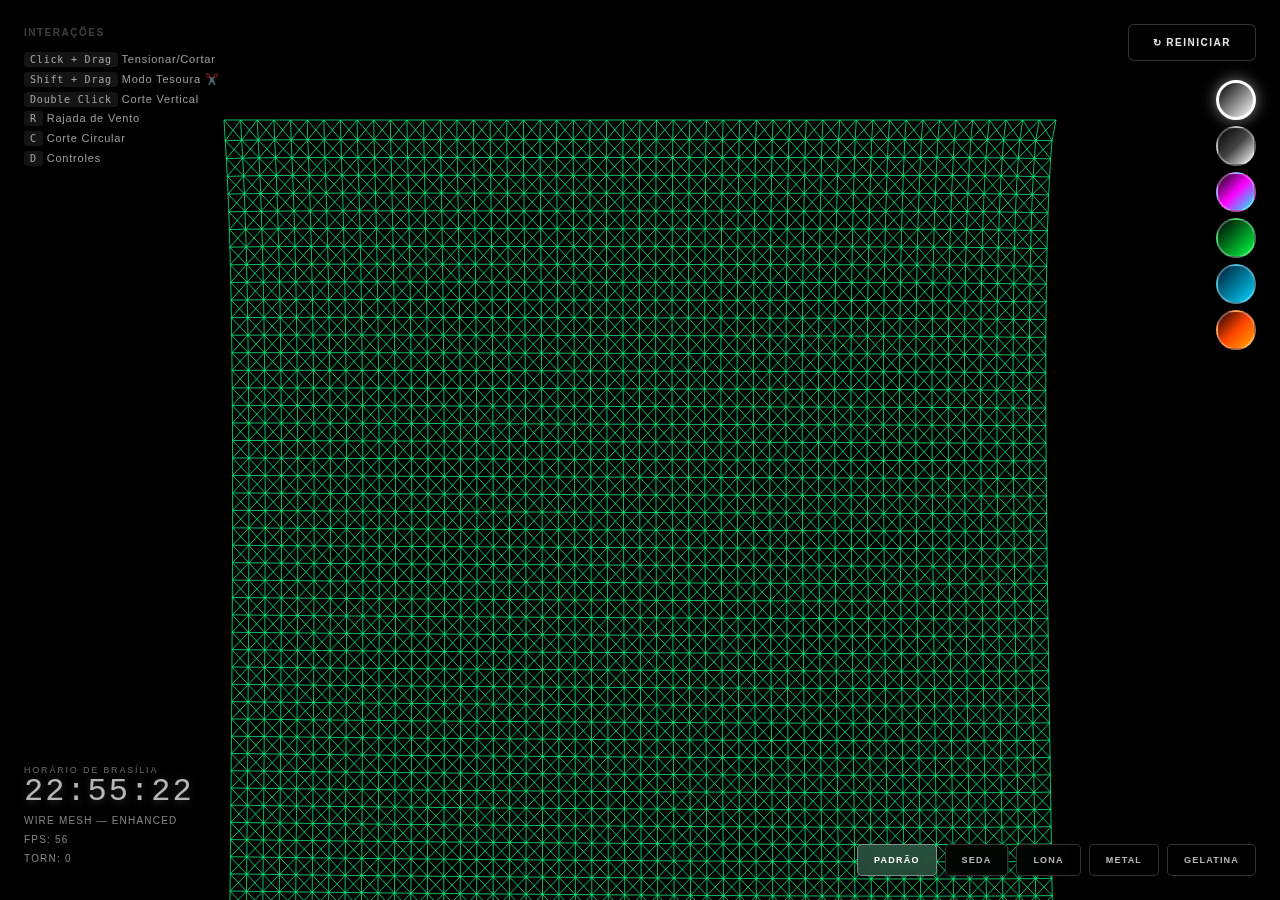
<file: tear_minimal_enhanced_BACKUP.html>
<!doctype html>
<html lang="pt-BR">

<head>
    <meta charset="utf-8">
    <meta name="viewport" content="width=device-width, initial-scale=1.0, user-scalable=no">
    <title>Wire Mesh — Enhanced</title>
    <style>
        * {
            margin: 0;
            padding: 0;
            box-sizing: border-box;
        }

        body {
            overflow: hidden;
            background: #000;
            font-family: 'Inter', -apple-system, BlinkMacSystemFont, sans-serif;
            touch-action: none;
        }

        canvas {
            display: block;
            cursor: crosshair;
        }

        body.scissor-mode canvas {
            cursor: url('data:image/svg+xml;utf8,<svg xmlns="http://www.w3.org/2000/svg" width="24" height="24" viewBox="0 0 24 24"><text y="20" font-size="20">✂️</text></svg>') 12 12, crosshair;
        }

        #ui {
            position: absolute;
            left: 24px;
            bottom: 32px;
            color: rgba(255, 255, 255, 0.5);
            font-size: 10px;
            letter-spacing: 1.2px;
            text-transform: uppercase;
            line-height: 1.9;
            pointer-events: none;
            user-select: none;
        }

        #interactions {
            position: absolute;
            left: 24px;
            top: 24px;
            color: rgba(255, 255, 255, 0.6);
            font-size: 11px;
            letter-spacing: 0.8px;
            line-height: 1.8;
            pointer-events: none;
        }

        #interactions h4 {
            font-size: 10px;
            letter-spacing: 1.5px;
            opacity: 0.4;
            margin-bottom: 8px;
        }

        #interactions kbd {
            background: rgba(255, 255, 255, 0.08);
            padding: 2px 6px;
            border-radius: 3px;
            font-family: monospace;
            font-size: 10px;
        }

        #controls {
            position: absolute;
            top: 20px;
            right: 20px;
            background: rgba(0, 0, 0, 0.95);
            padding: 20px;
            border-radius: 8px;
            color: #fff;
            font-size: 11px;
            min-width: 280px;
            max-height: 85vh;
            overflow-y: auto;
            backdrop-filter: blur(15px);
            border: 1px solid rgba(255, 255, 255, 0.15);
            display: none;
        }

        #controls.visible {
            display: block;
        }

        #controls label {
            display: flex;
            justify-content: space-between;
            margin-bottom: 10px;
            align-items: center;
            font-size: 10px;
        }

        #controls input[type="range"] {
            width: 140px;
            margin-left: 10px;
        }

        #controls h3 {
            font-size: 11px;
            margin: 16px 0 8px 0;
            opacity: 0.7;
            text-transform: uppercase;
            letter-spacing: 1.2px;
            border-bottom: 1px solid rgba(255, 255, 255, 0.08);
            padding-bottom: 4px;
        }

        #controls button {
            width: 100%;
            padding: 10px;
            margin-top: 12px;
            background: rgba(255, 255, 255, 0.08);
            border: 1px solid rgba(255, 255, 255, 0.15);
            color: #fff;
            cursor: pointer;
            border-radius: 4px;
            font-size: 10px;
            text-transform: uppercase;
            letter-spacing: 1px;
            transition: all 0.2s;
        }

        #controls button:hover {
            background: rgba(255, 255, 255, 0.15);
        }

        #restartBtn {
            position: absolute;
            top: 24px;
            right: 24px;
            background: rgba(0, 0, 0, 0.85);
            backdrop-filter: blur(15px);
            border: 1px solid rgba(255, 255, 255, 0.2);
            color: rgba(255, 255, 255, 0.9);
            padding: 12px 24px;
            border-radius: 6px;
            cursor: pointer;
            font-size: 10px;
            text-transform: uppercase;
            letter-spacing: 1.5px;
            transition: all 0.3s ease;
            pointer-events: all;
            font-weight: 600;
        }

        #restartBtn:hover {
            background: rgba(255, 255, 255, 0.12);
            border-color: rgba(255, 255, 255, 0.35);
            transform: translateY(-2px);
            box-shadow: 0 4px 12px rgba(255, 255, 255, 0.15);
        }

        #restartBtn:active {
            transform: translateY(0);
        }

        #clock {
            position: absolute;
            left: 24px;
            bottom: 90px;
            color: rgba(255, 255, 255, 0.7);
            font-size: 32px;
            font-weight: 300;
            letter-spacing: 2px;
            font-family: 'Courier New', monospace;
            text-shadow: 0 2px 8px rgba(255, 255, 255, 0.2);
            pointer-events: none;
            user-select: none;
        }

        #clock-label {
            position: absolute;
            left: 24px;
            bottom: 125px;
            color: rgba(255, 255, 255, 0.4);
            font-size: 9px;
            letter-spacing: 1.8px;
            text-transform: uppercase;
            pointer-events: none;
            user-select: none;
        }

        /* Material Presets */
        #presets {
            position: absolute;
            bottom: 24px;
            right: 24px;
            display: flex;
            gap: 8px;
            pointer-events: all;
        }

        .preset-btn {
            background: rgba(0, 0, 0, 0.85);
            backdrop-filter: blur(15px);
            border: 1px solid rgba(255, 255, 255, 0.2);
            color: rgba(255, 255, 255, 0.7);
            padding: 10px 16px;
            border-radius: 5px;
            cursor: pointer;
            font-size: 9px;
            text-transform: uppercase;
            letter-spacing: 1.2px;
            transition: all 0.3s ease;
            font-weight: 600;
        }

        .preset-btn:hover {
            background: rgba(255, 255, 255, 0.12);
            border-color: rgba(255, 255, 255, 0.35);
            color: rgba(255, 255, 255, 0.95);
        }

        .preset-btn.active {
            background: rgba(255, 255, 255, 0.15);
            border-color: rgba(255, 255, 255, 0.4);
            color: #fff;
        }

        /* Theme Selector */
        #themes {
            position: absolute;
            top: 80px;
            right: 24px;
            display: flex;
            flex-direction: column;
            gap: 6px;
            pointer-events: all;
        }

        .theme-btn {
            width: 40px;
            height: 40px;
            border-radius: 50%;
            border: 2px solid rgba(255, 255, 255, 0.3);
            cursor: pointer;
            transition: all 0.3s ease;
            position: relative;
        }

        .theme-btn:hover {
            transform: scale(1.15);
            border-color: rgba(255, 255, 255, 0.6);
        }

        .theme-btn.active {
            border-width: 3px;
            border-color: #fff;
            box-shadow: 0 0 15px rgba(255, 255, 255, 0.5);
        }

        #theme-classic {
            background: linear-gradient(135deg, #000 0%, #fff 100%);
        }

        #theme-blackwhite {
            background: linear-gradient(135deg, #000 0%, #444 50%, #fff 100%);
        }

        #theme-neon {
            background: linear-gradient(135deg, #0a0a0a 0%, #ff00ff 50%, #00ffff 100%);
        }

        #theme-matrix {
            background: linear-gradient(135deg, #000 0%, #00ff41 100%);
        }

        #theme-ocean {
            background: linear-gradient(135deg, #001a33 0%, #00d4ff 100%);
        }

        #theme-fire {
            background: linear-gradient(135deg, #1a0000 0%, #ff4400 50%, #ffaa00 100%);
        }
    </style>
</head>

<body>
    <canvas id="c"></canvas>

    <button id="restartBtn">↻ Reiniciar</button>

    <div id="clock-label">Horário de Brasília</div>
    <div id="clock">00:00:00</div>

    <div id="ui">
        <div>Wire Mesh — Enhanced</div>
        <div>FPS: <span id="fps">60</span></div>
        <div>Torn: <span id="torn">0</span></div>
    </div>

    <div id="interactions">
        <h4>INTERAÇÕES</h4>
        <div><kbd>Click + Drag</kbd> Tensionar/Cortar</div>
        <div><kbd>Shift + Drag</kbd> Modo Tesoura ✂️</div>
        <div><kbd>Double Click</kbd> Corte Vertical</div>
        <div><kbd>R</kbd> Rajada de Vento</div>
        <div><kbd>C</kbd> Corte Circular</div>
        <div><kbd>D</kbd> Controles</div>
    </div>

    <div id="themes">
        <div class="theme-btn active" id="theme-classic" data-theme="classic" title="Clássico"></div>
        <div class="theme-btn" id="theme-blackwhite" data-theme="blackwhite" title="B&W"></div>
        <div class="theme-btn" id="theme-neon" data-theme="neon" title="Neon"></div>
        <div class="theme-btn" id="theme-matrix" data-theme="matrix" title="Matrix"></div>
        <div class="theme-btn" id="theme-ocean" data-theme="ocean" title="Ocean"></div>
        <div class="theme-btn" id="theme-fire" data-theme="fire" title="Fire"></div>
    </div>

    <div id="presets">
        <button class="preset-btn active" data-preset="default">Padrão</button>
        <button class="preset-btn" data-preset="silk">Seda</button>
        <button class="preset-btn" data-preset="canvas">Lona</button>
        <button class="preset-btn" data-preset="metal">Metal</button>
        <button class="preset-btn" data-preset="jelly">Gelatina</button>
    </div>

    <div id="controls">
        <h3>Physics</h3>
        <label>Iterations: <span id="val-iter">8</span><input type="range" id="iterations" min="4" max="16"
                value="8"></label>
        <label>Gravity: <span id="val-grav">0.2</span><input type="range" id="gravity" min="0.0" max="0.8" step="0.05"
                value="0.2"></label>
        <label>Friction: <span id="val-fric">0.98</span><input type="range" id="friction" min="0.9" max="0.99"
                step="0.01" value="0.98"></label>

        <h3>Material</h3>
        <label>Tear Threshold: <span id="val-tear">3.0</span><input type="range" id="tearThreshold" min="1.5" max="5.0"
                step="0.1" value="3.0"></label>
        <label>Stiffness: <span id="val-stiff">1.2</span><input type="range" id="stiffness" min="0.5" max="2.5"
                step="0.1" value="1.2"></label>
        <label>Mesh Density: <span id="val-density">50</span><input type="range" id="meshDensity" min="30" max="80"
                step="5" value="50"></label>

        <h3>Wind</h3>
        <label>Force: <span id="val-wind">0.08</span><input type="range" id="windForce" min="0" max="0.5" step="0.02"
                value="0.08"></label>
        <label>Turbulence: <span id="val-turb">0.15</span><input type="range" id="turbulence" min="0" max="0.4"
                step="0.05" value="0.15"></label>

        <h3>Visual</h3>
        <label>Line Width: <span id="val-width">0.8</span><input type="range" id="lineWidth" min="0.3" max="2.0"
                step="0.1" value="0.8"></label>
        <label>Line Opacity: <span id="val-opacity">0.9</span><input type="range" id="lineOpacity" min="0.3" max="1.0"
                step="0.05" value="0.9"></label>
        <label>Tension Colors: <span id="val-tension">On</span><input type="checkbox" id="tensionColors"
                checked></label>
        <label>Particles: <span id="val-particles">On</span><input type="checkbox" id="particlesEnabled"
                checked></label>

        <button id="gustBtn">Rajada (R)</button>
        <button id="cutBtn">Corte Circular (C)</button>
        <button id="reset">Reset</button>
    </div>

    <script>
        // ===================================
        // CONFIG
        // ===================================
        const Config = {
            sim: {
                iterations: 8,
                gravity: 0.2,
                friction: 0.98,
            },
            material: {
                stiffness: 1.2,
                tearThreshold: 3.0,
                cols: 50,
                rows: 70,
                widthPc: 0.65,
            },
            wind: {
                force: 0.08,
                scale: 0.01,
                speed: 0.004,
                gustFreq: 0.6,
                turbulence: 0.15,
            },
            interactions: {
                grabRadius: 50,
                cutCircleRadius: 100,
                scissorCutRadius: 20,
            },
            render: {
                lineWidth: 0.8,
                lineOpacity: 0.9,
                lineColor: "#ffffff",
                bgColor: "#000000",
                tensionColors: true,
                particlesEnabled: true,
            },
            theme: {
                current: 'classic',
                colors: {
                    classic: { bg: '#000000', line: '#ffffff', low: '#00ff88', mid: '#ffaa00', high: '#ff3344' },
                    blackwhite: { bg: '#000000', line: '#ffffff', low: '#ffffff', mid: '#cccccc', high: '#888888' },
                    neon: { bg: '#0a0a0a', line: '#00ffff', low: '#00ffff', mid: '#ff00ff', high: '#ff0088' },
                    matrix: { bg: '#000000', line: '#00ff41', low: '#00ff41', mid: '#88ff44', high: '#ffff00' },
                    ocean: { bg: '#001a33', line: '#00d4ff', low: '#00d4ff', mid: '#0088ff', high: '#ff6600' },
                    fire: { bg: '#1a0000', line: '#ffaa00', low: '#ffaa00', mid: '#ff4400', high: '#ff0000' }
                }
            }
        };

        // Material Presets
        const PRESETS = {
            default: { stiffness: 1.2, tearThreshold: 3.0, friction: 0.98, gravity: 0.2, iterations: 8 },
            silk: { stiffness: 0.6, tearThreshold: 2.0, friction: 0.99, gravity: 0.15, iterations: 8 },
            canvas: { stiffness: 1.4, tearThreshold: 4.2, friction: 0.98, gravity: 0.22, iterations: 10 },
            metal: { stiffness: 1.6, tearThreshold: 4.8, friction: 0.97, gravity: 0.25, iterations: 12 },
            jelly: { stiffness: 0.3, tearThreshold: 1.5, friction: 0.95, gravity: 0.1, iterations: 6 }
        };

        // ===================================
        // UTILS
        // ===================================
        const Vec2 = {
            dist: (p1, p2) => Math.hypot(p1.x - p2.x, p1.y - p2.y),
        };

        // Simplex Noise (lightweight)
        const Simplex = (() => {
            const perm = new Uint8Array(512);
            for (let i = 0; i < 256; i++) perm[i] = perm[i + 256] = Math.floor(Math.random() * 256);
            const dot = (g, x, y) => g[0] * x + g[1] * y;
            const grad = [[1, 1], [-1, 1], [1, -1], [-1, -1], [1, 0], [-1, 0], [0, 1], [0, -1]];

            return {
                noise: (xin, yin) => {
                    const F2 = 0.366, G2 = 0.211;
                    const s = (xin + yin) * F2;
                    const i = Math.floor(xin + s), j = Math.floor(yin + s);
                    const t = (i + j) * G2;
                    const x0 = xin - (i - t), y0 = yin - (j - t);
                    const [i1, j1] = x0 > y0 ? [1, 0] : [0, 1];
                    const x1 = x0 - i1 + G2, y1 = y0 - j1 + G2;
                    const x2 = x0 - 1 + 2 * G2, y2 = y0 - 1 + 2 * G2;
                    const ii = i & 255, jj = j & 255;
                    const g0 = grad[perm[ii + perm[jj]] % 8];
                    const g1 = grad[perm[ii + i1 + perm[jj + j1]] % 8];
                    const g2 = grad[perm[ii + 1 + perm[jj + 1]] % 8];
                    let t0 = 0.5 - x0 * x0 - y0 * y0;
                    const n0 = t0 < 0 ? 0 : (t0 *= t0, t0 * t0 * dot(g0, x0, y0));
                    let t1 = 0.5 - x1 * x1 - y1 * y1;
                    const n1 = t1 < 0 ? 0 : (t1 *= t1, t1 * t1 * dot(g1, x1, y1));
                    let t2 = 0.5 - x2 * x2 - y2 * y2;
                    const n2 = t2 < 0 ? 0 : (t2 *= t2, t2 * t2 * dot(g2, x2, y2));
                    return 70 * (n0 + n1 + n2);
                }
            };
        })();

        // ===================================
        // PARTICLE SYSTEM (for tear effects)
        // ===================================
        class TearParticle {
            constructor(x, y) {
                this.x = x;
                this.y = y;
                this.vx = (Math.random() - 0.5) * 4;
                this.vy = (Math.random() - 0.5) * 4;
                this.life = 1.0;
                this.maxLife = 0.8 + Math.random() * 0.4;
                this.size = 1 + Math.random() * 2;
            }

            update(dt) {
                this.x += this.vx;
                this.y += this.vy;
                this.vy += 0.2; // gravity
                this.vx *= 0.98;
                this.vy *= 0.98;
                this.life -= dt * 2;
                return this.life > 0;
            }

            draw(ctx, theme) {
                const alpha = Math.max(0, this.life / this.maxLife);
                ctx.fillStyle = theme.high.replace(')', `, ${alpha})`).replace('rgb', 'rgba');
                ctx.fillRect(this.x - this.size / 2, this.y - this.size / 2, this.size, this.size);
            }
        }

        // ===================================
        // PARTICLE & LINK
        // ===================================
        class Particle {
            constructor(x, y, pinned) {
                this.x = this.px = x;
                this.y = this.py = y;
                this.pinned = pinned;
            }

            update(g, friction, windX, windY) {
                if (this.pinned) return;
                const vx = (this.x - this.px) * friction;
                const vy = (this.y - this.py) * friction;
                this.px = this.x; this.py = this.y;
                this.x += vx + windX;
                this.y += vy + g + windY;
            }

            applyForce(fx, fy) {
                if (!this.pinned) {
                    this.x += fx;
                    this.y += fy;
                }
            }
        }

        class Link {
            constructor(p1, p2, stiffness) {
                this.p1 = p1;
                this.p2 = p2;
                this.dist = Vec2.dist(p1, p2);
                this.active = true;
                this.stiffness = stiffness;
                this.stress = 0;
            }

            solve() {
                if (!this.active) return { torn: false, stress: 0 };
                const dx = this.p1.x - this.p2.x;
                const dy = this.p1.y - this.p2.y;
                const d = Math.sqrt(dx * dx + dy * dy);
                this.stress = d / this.dist;

                // PROGRESSIVE TEARING
                if (this.stress > Config.material.tearThreshold) {
                    this.active = false;
                    return { torn: true, stress: this.stress, x: (this.p1.x + this.p2.x) / 2, y: (this.p1.y + this.p2.y) / 2 };
                }

                // Constraint
                const diff = (this.dist - d) / d * this.stiffness * 0.5;
                const offX = dx * diff, offY = dy * diff;
                if (!this.p1.pinned) { this.p1.x += offX; this.p1.y += offY; }
                if (!this.p2.pinned) { this.p2.x -= offX; this.p2.y -= offY; }
                return { torn: false, stress: this.stress };
            }
        }

        // ===================================
        // WORLD
        // ===================================
        class World {
            constructor() {
                this.particles = [];
                this.links = [];
                this.tearParticles = [];
                this.time = 0;
                this.grabbed = null;
                this.gustPulse = 0;
                this.tornCount = 0;
                this.scissorMode = false;
                this.lastScissorPos = null;
            }

            addParticle(p) { this.particles.push(p); }
            addLink(p1, p2, s) { this.links.push(new Link(p1, p2, s)); }

            getWindForce(x, y, time) {
                let n = 0;
                n += Simplex.noise(x * 0.008, y * 0.008 + time) * 1.0;
                n += Simplex.noise(x * 0.025, y * 0.025 + time * 1.3) * 0.4;
                n += Simplex.noise(x * 0.06, y * 0.06 + time * 1.8) * Config.wind.turbulence;

                const gustPhase = Math.sin(time * Config.wind.gustFreq) + Math.sin(time * 1.9) * 0.4 + this.gustPulse;
                const gust = Math.max(0, gustPhase);
                const strength = Config.wind.force * (0.4 + gust * 0.6);

                return { x: n * strength, y: Math.abs(n) * strength * 0.2 };
            }

            update(mouse, dt) {
                this.time += Config.wind.speed * 60 * dt;
                this.gustPulse *= 0.96;

                // Physics
                for (const p of this.particles) {
                    if (p.pinned) continue;
                    const wind = this.getWindForce(p.x, p.y, this.time);
                    p.update(Config.sim.gravity, Config.sim.friction, wind.x, wind.y);
                }

                // Grab interaction WITH TENSION
                if (mouse.down && this.grabbed && !this.scissorMode) {
                    const dx = mouse.x - this.grabbed.x;
                    const dy = mouse.y - this.grabbed.y;
                    this.grabbed.applyForce(dx * 0.15, dy * 0.15);
                }

                // Scissor mode cutting
                if (this.scissorMode && mouse.down) {
                    if (this.lastScissorPos) {
                        this.scissorCut(this.lastScissorPos.x, this.lastScissorPos.y, mouse.x, mouse.y);
                    }
                    this.lastScissorPos = { x: mouse.x, y: mouse.y };
                } else {
                    this.lastScissorPos = null;
                }

                // Constraints & PROGRESSIVE TEARING
                let tornThisFrame = 0;
                for (let iter = 0; iter < Config.sim.iterations; iter++) {
                    for (const link of this.links) {
                        const result = link.solve();
                        if (result.torn && iter === 0) {
                            tornThisFrame++;
                            // Create particles at tear point
                            if (Config.render.particlesEnabled) {
                                for (let i = 0; i < 5; i++) {
                                    this.tearParticles.push(new TearParticle(result.x, result.y));
                                }
                            }
                        }
                    }
                }

                if (tornThisFrame > 0) {
                    this.tornCount += tornThisFrame;
                }

                // Update tear particles
                this.tearParticles = this.tearParticles.filter(p => p.update(dt));
            }

            triggerGust() {
                this.gustPulse = 2.0;
            }

            cutCircle(cx, cy) {
                for (const link of this.links) {
                    if (!link.active) continue;
                    const mx = (link.p1.x + link.p2.x) * 0.5;
                    const my = (link.p1.y + link.p2.y) * 0.5;
                    const dist = Math.hypot(mx - cx, my - cy);
                    if (dist < Config.interactions.cutCircleRadius && dist > Config.interactions.cutCircleRadius - 15) {
                        link.active = false;
                        this.tornCount++;
                        if (Config.render.particlesEnabled) {
                            for (let i = 0; i < 3; i++) {
                                this.tearParticles.push(new TearParticle(mx, my));
                            }
                        }
                    }
                }
            }

            cutVertical(x) {
                for (const link of this.links) {
                    if (!link.active) continue;
                    const mx = (link.p1.x + link.p2.x) * 0.5;
                    const my = (link.p1.y + link.p2.y) * 0.5;
                    if (Math.abs(mx - x) < 12) {
                        link.active = false;
                        this.tornCount++;
                        if (Config.render.particlesEnabled) {
                            for (let i = 0; i < 3; i++) {
                                this.tearParticles.push(new TearParticle(mx, my));
                            }
                        }
                    }
                }
            }

            scissorCut(x1, y1, x2, y2) {
                const cutRadius = Config.interactions.scissorCutRadius;
                for (const link of this.links) {
                    if (!link.active) continue;
                    const mx = (link.p1.x + link.p2.x) * 0.5;
                    const my = (link.p1.y + link.p2.y) * 0.5;

                    // Distance from point to line segment
                    const dist = this.pointToLineDistance(mx, my, x1, y1, x2, y2);
                    if (dist < cutRadius) {
                        link.active = false;
                        this.tornCount++;
                        if (Config.render.particlesEnabled) {
                            for (let i = 0; i < 2; i++) {
                                this.tearParticles.push(new TearParticle(mx, my));
                            }
                        }
                    }
                }
            }

            pointToLineDistance(px, py, x1, y1, x2, y2) {
                const A = px - x1;
                const B = py - y1;
                const C = x2 - x1;
                const D = y2 - y1;
                const dot = A * C + B * D;
                const lenSq = C * C + D * D;
                let param = -1;
                if (lenSq != 0) param = dot / lenSq;
                let xx, yy;
                if (param < 0) { xx = x1; yy = y1; }
                else if (param > 1) { xx = x2; yy = y2; }
                else { xx = x1 + param * C; yy = y1 + param * D; }
                const dx = px - xx;
                const dy = py - yy;
                return Math.sqrt(dx * dx + dy * dy);
            }
        }

        // ===================================
        // RENDERER
        // ===================================
        class Renderer {
            constructor(canvas) {
                this.canvas = canvas;
                this.ctx = canvas.getContext('2d', { alpha: false });
            }

            clear() {
                const theme = Config.theme.colors[Config.theme.current];
                this.ctx.fillStyle = theme.bg;
                this.ctx.fillRect(0, 0, this.canvas.width, this.canvas.height);
            }

            getStressColor(stress, theme) {
                if (!Config.render.tensionColors) return theme.line;

                if (stress < 1.2) {
                    // Low stress - base color
                    return theme.low;
                } else if (stress < 2.0) {
                    // Medium stress - interpolate to mid color
                    const t = (stress - 1.2) / 0.8;
                    return this.lerpColor(theme.low, theme.mid, t);
                } else {
                    // High stress - interpolate to high color
                    const t = Math.min(1, (stress - 2.0) / 1.0);
                    return this.lerpColor(theme.mid, theme.high, t);
                }
            }

            lerpColor(c1, c2, t) {
                // Simple color interpolation for hex colors
                const r1 = parseInt(c1.slice(1, 3), 16);
                const g1 = parseInt(c1.slice(3, 5), 16);
                const b1 = parseInt(c1.slice(5, 7), 16);
                const r2 = parseInt(c2.slice(1, 3), 16);
                const g2 = parseInt(c2.slice(3, 5), 16);
                const b2 = parseInt(c2.slice(5, 7), 16);
                const r = Math.round(r1 + (r2 - r1) * t);
                const g = Math.round(g1 + (g2 - g1) * t);
                const b = Math.round(b1 + (b2 - b1) * t);
                return `rgb(${r},${g},${b})`;
            }

            draw(world) {
                const theme = Config.theme.colors[Config.theme.current];

                // Draw links with tension colors
                this.ctx.globalAlpha = Config.render.lineOpacity;
                this.ctx.lineWidth = Config.render.lineWidth;

                for (const link of world.links) {
                    if (!link.active) continue;
                    const color = this.getStressColor(link.stress, theme);
                    this.ctx.strokeStyle = color;
                    this.ctx.beginPath();
                    this.ctx.moveTo(link.p1.x, link.p1.y);
                    this.ctx.lineTo(link.p2.x, link.p2.y);
                    this.ctx.stroke();
                }

                // Draw tear particles
                for (const particle of world.tearParticles) {
                    particle.draw(this.ctx, theme);
                }

                // Grab indicator
                if (world.grabbed && !world.scissorMode) {
                    this.ctx.strokeStyle = theme.high;
                    this.ctx.globalAlpha = 0.6;
                    this.ctx.lineWidth = 1.5;
                    this.ctx.beginPath();
                    this.ctx.arc(world.grabbed.x, world.grabbed.y, Config.interactions.grabRadius * 0.4, 0, Math.PI * 2);
                    this.ctx.stroke();
                }

                // Scissor trail indicator
                if (world.scissorMode && world.lastScissorPos) {
                    this.ctx.strokeStyle = theme.high;
                    this.ctx.globalAlpha = 0.8;
                    this.ctx.lineWidth = 3;
                    this.ctx.setLineDash([5, 5]);
                    this.ctx.beginPath();
                    this.ctx.arc(world.lastScissorPos.x, world.lastScissorPos.y, Config.interactions.scissorCutRadius, 0, Math.PI * 2);
                    this.ctx.stroke();
                    this.ctx.setLineDash([]);
                }
            }
        }

        // ===================================
        // INIT
        // ===================================
        const canvas = document.getElementById('c');
        const world = new World();
        const renderer = new Renderer(canvas);
        const mouse = { x: window.innerWidth / 2, y: window.innerHeight / 2, down: false };
        let frameCount = 0, lastFpsUpdate = 0;

        function buildMesh() {
            const w = window.innerWidth * Config.material.widthPc;
            const h = w * 1.4;
            const sx = (window.innerWidth - w) / 2;
            const sy = 120;
            const dx = w / Config.material.cols;
            const dy = h / Config.material.rows;

            world.particles = [];
            world.links = [];
            world.tornCount = 0;
            world.tearParticles = [];
            const grid = [];

            // Create particles
            for (let y = 0; y <= Config.material.rows; y++) {
                const row = [];
                for (let x = 0; x <= Config.material.cols; x++) {
                    const p = new Particle(sx + x * dx, sy + y * dy, y === 0);
                    world.addParticle(p);
                    row.push(p);
                }
                grid.push(row);
            }

            // Create links (grid pattern)
            for (let y = 0; y < Config.material.rows; y++) {
                for (let x = 0; x < Config.material.cols; x++) {
                    const [p1, p2, p3, p4] = [grid[y][x], grid[y][x + 1], grid[y + 1][x], grid[y + 1][x + 1]];

                    // Horizontal and vertical (structural)
                    world.addLink(p1, p2, Config.material.stiffness);
                    world.addLink(p1, p3, Config.material.stiffness);

                    // Diagonals (shear - weaker)
                    world.addLink(p1, p4, Config.material.stiffness * 0.5);
                    world.addLink(p2, p3, Config.material.stiffness * 0.5);

                    // Edge cases
                    if (x === Config.material.cols - 1) world.addLink(p2, p4, Config.material.stiffness);
                    if (y === Config.material.rows - 1) world.addLink(p3, p4, Config.material.stiffness);
                }
            }
        }

        function init() {
            canvas.width = window.innerWidth;
            canvas.height = window.innerHeight;
            buildMesh();
            loop(performance.now());
        }

        let lastTime = performance.now();
        function loop(time) {
            const dt = Math.min((time - lastTime) / 1000, 0.033);
            lastTime = time;

            world.update(mouse, dt);
            renderer.clear();
            renderer.draw(world);

            // FPS counter
            frameCount++;
            if (time - lastFpsUpdate > 500) {
                const fps = Math.round(frameCount * 1000 / (time - lastFpsUpdate));
                document.getElementById('fps').textContent = fps;
                document.getElementById('torn').textContent = world.tornCount;
                frameCount = 0;
                lastFpsUpdate = time;
            }

            requestAnimationFrame(loop);
        }

        // ===================================
        // INPUT
        // ===================================
        window.addEventListener("pointerdown", e => {
            mouse.x = e.clientX; mouse.y = e.clientY; mouse.down = true;

            if (!world.scissorMode) {
                let minD = 100000, target = null;
                const grabR = Config.interactions.grabRadius;
                for (const p of world.particles) {
                    const d = (p.x - mouse.x) ** 2 + (p.y - mouse.y) ** 2;
                    if (d < grabR * grabR && d < minD) { minD = d; target = p; }
                }
                if (target) world.grabbed = target;
            }
        });

        window.addEventListener("pointermove", e => {
            mouse.x = e.clientX; mouse.y = e.clientY;
        });

        window.addEventListener("pointerup", () => {
            mouse.down = false;
            world.grabbed = null;
        });

        window.addEventListener("dblclick", e => {
            world.cutVertical(e.clientX);
        });

        window.addEventListener("resize", () => {
            canvas.width = window.innerWidth;
            canvas.height = window.innerHeight;
        });

        let shiftPressed = false;
        window.addEventListener("keydown", e => {
            if (e.key === 'Shift') {
                shiftPressed = true;
                world.scissorMode = true;
                document.body.classList.add('scissor-mode');
            }
            if (e.key === 'd' || e.key === 'D') {
                document.getElementById('controls').classList.toggle('visible');
            }
            if (e.key === 'r' || e.key === 'R') world.triggerGust();
            if (e.key === 'c' || e.key === 'C') world.cutCircle(mouse.x, mouse.y);
        });

        window.addEventListener("keyup", e => {
            if (e.key === 'Shift') {
                shiftPressed = false;
                world.scissorMode = false;
                document.body.classList.remove('scissor-mode');
            }
        });

        // ===================================
        // UI CONTROLS
        // ===================================
        const controls = [
            { id: 'iterations', path: 'sim.iterations', parse: parseInt, display: 'val-iter' },
            { id: 'gravity', path: 'sim.gravity', parse: parseFloat, display: 'val-grav' },
            { id: 'friction', path: 'sim.friction', parse: parseFloat, display: 'val-fric' },
            { id: 'tearThreshold', path: 'material.tearThreshold', parse: parseFloat, display: 'val-tear' },
            { id: 'stiffness', path: 'material.stiffness', parse: parseFloat, display: 'val-stiff' },
            { id: 'windForce', path: 'wind.force', parse: parseFloat, display: 'val-wind' },
            { id: 'turbulence', path: 'wind.turbulence', parse: parseFloat, display: 'val-turb' },
            { id: 'lineWidth', path: 'render.lineWidth', parse: parseFloat, display: 'val-width' },
            { id: 'lineOpacity', path: 'render.lineOpacity', parse: parseFloat, display: 'val-opacity' }
        ];

        controls.forEach(c => {
            const input = document.getElementById(c.id);
            const display = document.getElementById(c.display);
            input.addEventListener('input', e => {
                const val = c.parse(e.target.value);
                const keys = c.path.split('.');
                let obj = Config;
                for (let i = 0; i < keys.length - 1; i++) obj = obj[keys[i]];
                obj[keys[keys.length - 1]] = val;
                display.textContent = val;

                if (c.id === 'stiffness') {
                    world.links.forEach(link => {
                        link.stiffness = link.stiffness > 1 ? val : val * 0.5;
                    });
                }
            });
        });

        document.getElementById('meshDensity').addEventListener('input', e => {
            const val = parseInt(e.target.value);
            document.getElementById('val-density').textContent = val;
            Config.material.cols = val;
            Config.material.rows = Math.floor(val * 1.4);
            buildMesh();
        });

        // Tension colors toggle
        document.getElementById('tensionColors').addEventListener('change', e => {
            Config.render.tensionColors = e.target.checked;
            document.getElementById('val-tension').textContent = e.target.checked ? 'On' : 'Off';
        });

        // Particles toggle
        document.getElementById('particlesEnabled').addEventListener('change', e => {
            Config.render.particlesEnabled = e.target.checked;
            document.getElementById('val-particles').textContent = e.target.checked ? 'On' : 'Off';
        });

        document.getElementById('gustBtn').addEventListener('click', () => world.triggerGust());
        document.getElementById('cutBtn').addEventListener('click', () => world.cutCircle(mouse.x, mouse.y));
        document.getElementById('reset').addEventListener('click', () => buildMesh());

        // Restart button
        document.getElementById('restartBtn').addEventListener('click', () => {
            buildMesh();
        });

        // Brasília Clock (UTC-3)
        function updateClock() {
            const now = new Date();
            const brasiliaTime = new Date(now.toLocaleString('en-US', { timeZone: 'America/Sao_Paulo' }));
            const hours = String(brasiliaTime.getHours()).padStart(2, '0');
            const minutes = String(brasiliaTime.getMinutes()).padStart(2, '0');
            const seconds = String(brasiliaTime.getSeconds()).padStart(2, '0');
            document.getElementById('clock').textContent = `${hours}:${minutes}:${seconds}`;
        }
        updateClock();
        setInterval(updateClock, 1000);

        // ===================================
        // THEMES
        // ===================================
        document.querySelectorAll('.theme-btn').forEach(btn => {
            btn.addEventListener('click', () => {
                const theme = btn.dataset.theme;
                Config.theme.current = theme;
                document.querySelectorAll('.theme-btn').forEach(b => b.classList.remove('active'));
                btn.classList.add('active');
            });
        });

        // ===================================
        // MATERIAL PRESETS
        // ===================================
        function applyPreset(presetName) {
            const preset = PRESETS[presetName];
            Config.material.stiffness = preset.stiffness;
            Config.material.tearThreshold = preset.tearThreshold;
            Config.sim.friction = preset.friction;
            Config.sim.gravity = preset.gravity;
            Config.sim.iterations = preset.iterations;

            // Update UI
            document.getElementById('stiffness').value = preset.stiffness;
            document.getElementById('val-stiff').textContent = preset.stiffness;
            document.getElementById('tearThreshold').value = preset.tearThreshold;
            document.getElementById('val-tear').textContent = preset.tearThreshold;
            document.getElementById('friction').value = preset.friction;
            document.getElementById('val-fric').textContent = preset.friction;
            document.getElementById('gravity').value = preset.gravity;
            document.getElementById('val-grav').textContent = preset.gravity;
            document.getElementById('iterations').value = preset.iterations;
            document.getElementById('val-iter').textContent = preset.iterations;

            // Update link stiffness
            world.links.forEach(link => {
                link.stiffness = link.stiffness > 1 ? preset.stiffness : preset.stiffness * 0.5;
            });
        }

        document.querySelectorAll('.preset-btn').forEach(btn => {
            btn.addEventListener('click', () => {
                const preset = btn.dataset.preset;
                applyPreset(preset);
                document.querySelectorAll('.preset-btn').forEach(b => b.classList.remove('active'));
                btn.classList.add('active');
            });
        });

        // START
        init();
    </script>
</body>

</html>
</file>
